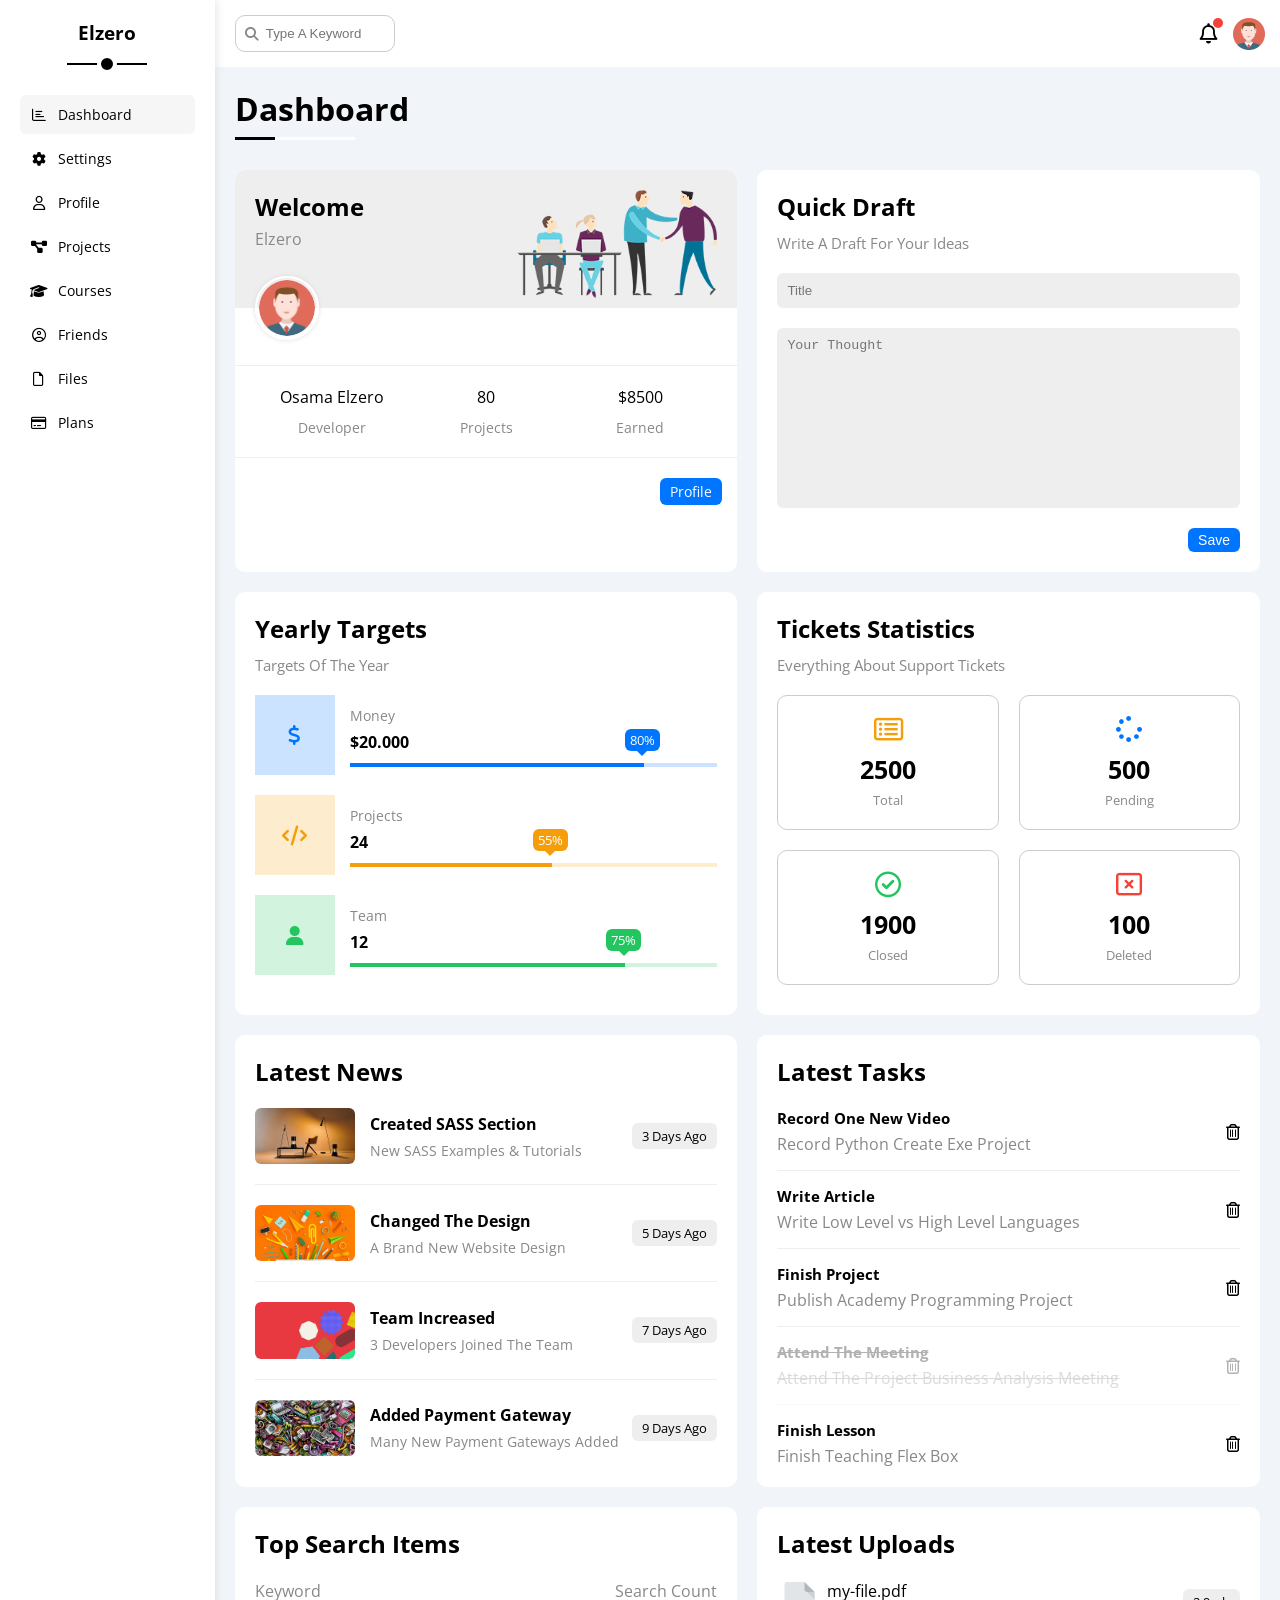
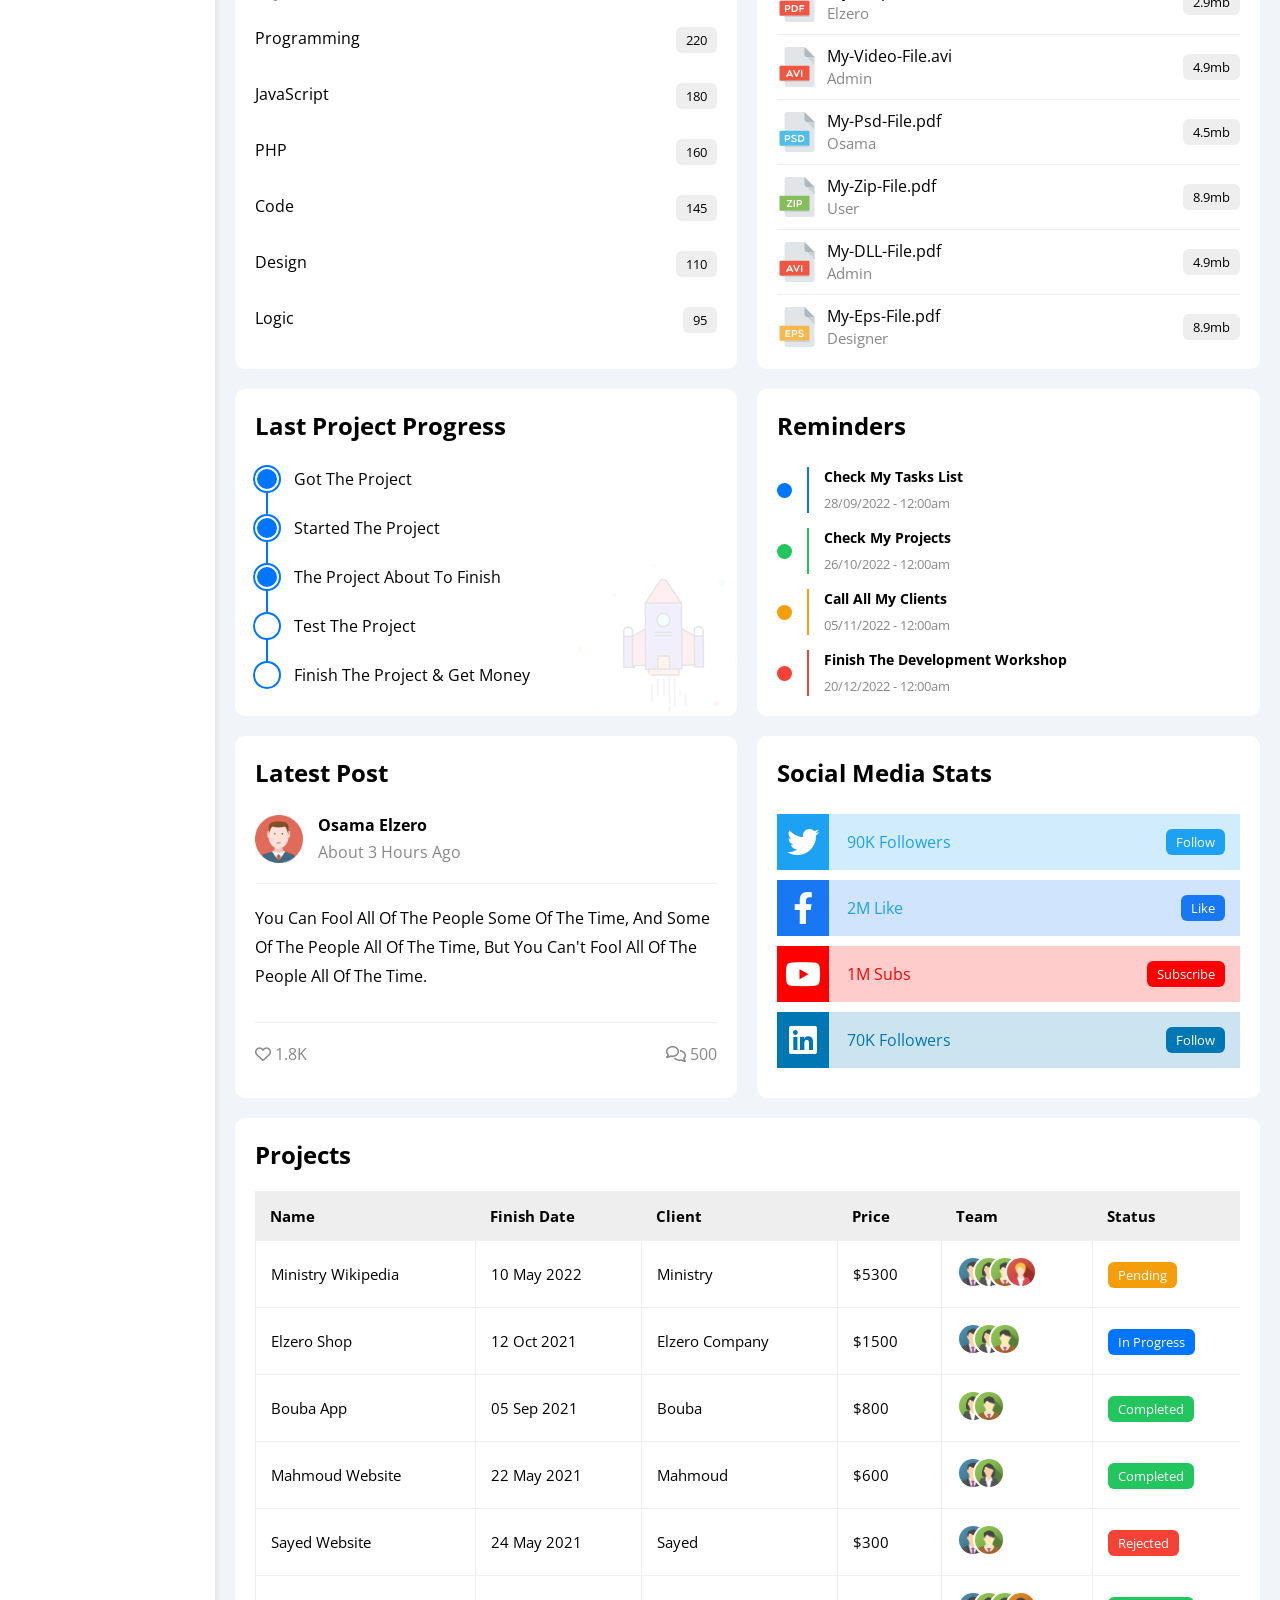
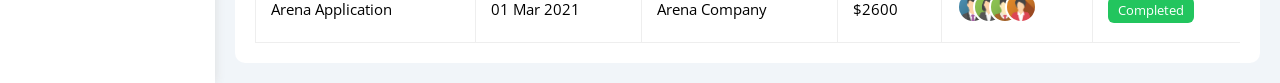
<file: index.html>
<!DOCTYPE html>
<html lang="en">

<head>
    <meta charset="UTF-8">
    <meta http-equiv="X-UA-Compatible" content="IE=edge">
    <meta name="viewport" content="width=device-width, initial-scale=1.0">
    <title>Dashboard</title>
    <link rel="stylesheet" href="css/all.min.css">
    <link rel="stylesheet" href="css/framework.css">
    <link rel="stylesheet" href="css/master.css">
    <link rel="preconnect" href="https://fonts.googleapis.com">
    <link rel="preconnect" href="https://fonts.gstatic.com" crossorigin>
    <link href="https://fonts.googleapis.com/css2?family=Open+Sans:wght@300;500&display=swap" rel="stylesheet">
</head>

<body>
    <div class="page d-flex">
        <div class="sidebar bg-white p-20 p-relative">
            <h3 class="p-relative txt-c mt-0">Elzero</h3>
            <ul>
                <li>
                    <a class="active d-flex align-center fs-14 c-black rad-6 p-10" href="index.html">
                        <i class="fa-regular fa-chart-bar fa-fw"></i>
                        <span>Dashboard</span>
                    </a>
                </li>
                <li>
                    <a class="d-flex align-center fs-14 c-black rad-6 p-10" href="settings.html">
                        <i class="fa-solid fa-gear fa-fw"></i>
                        <span>Settings</span>
                    </a>
                </li>
                <li>
                    <a class="d-flex align-center fs-14 c-black rad-6 p-10" href="profile.html">
                        <i class="fa-regular fa-user fa-fw"></i>
                        <span>Profile</span>
                    </a>
                </li>
                <li>
                    <a class="d-flex align-center fs-14 c-black rad-6 p-10" href="projects.html">
                        <i class="fa-solid fa-diagram-project fa-fw"></i>
                        <span>Projects</span>
                    </a>
                </li>
                <li>
                    <a class="d-flex align-center fs-14 c-black rad-6 p-10" href="courses.html">
                        <i class="fa-solid fa-graduation-cap fa-fw"></i>
                        <span>Courses</span>
                    </a>
                </li>
                <li>
                    <a class="d-flex align-center fs-14 c-black rad-6 p-10" href="friends.html">
                        <i class="fa-regular fa-circle-user fa-fw"></i>
                        <span>Friends</span>
                    </a>
                </li>
                <li>
                    <a class="d-flex align-center fs-14 c-black rad-6 p-10" href="files.html">
                        <i class="fa-regular fa-file fa-fw"></i>
                        <span>Files</span>
                    </a>
                </li>
                <li>
                    <a class="d-flex align-center fs-14 c-black rad-6 p-10" href="plans.html">
                        <i class="fa-regular fa-credit-card fa-fw"></i>
                        <span>Plans</span>
                    </a>
                </li>
            </ul>
        </div>
        <div class="content w-full">
            <!-- Start Head -->
            <div class="head bg-white p-15 between-flex">
                <div class="search p-relative">
                    <input class="p-10" type="search" placeholder="Type A Keyword" />
                </div>
                <div class="icons d-flex align-center">
                    <span class="notification p-relative">
                        <i class="fa-regular fa-bell fa-lg"></i>
                    </span>
                    <img decoding="async" src="images/avatar.png" alt="" />
                </div>
            </div>
            <!-- End Head -->
            <h1 class="p-relative">Dashboard</h1>
            <div class="wrapper d-grid gap-20">
                <!-- Start Welcome Widget -->
                <div class="welcome bg-white rad-10 txt-c-mobile block-mobile">
                    <div class="intro p-20 d-flex space-between bg-eee">
                        <div>
                            <h2 class="m-0">Welcome</h2>
                            <p class="c-grey mt-5">Elzero</p>
                        </div>
                        <img decoding="async" class="hide-mobile" src="images/welcome.png" alt="" />
                    </div>
                    <img decoding="async" src="images/avatar.png" alt="" class="avatar" />
                    <div class="body txt-c d-flex p-20 mt-20 mb-20 block-mobile">
                        <div>Osama Elzero <span class="d-block c-grey fs-14 mt-10">Developer</span></div>
                        <div>80 <span class="d-block c-grey fs-14 mt-10">Projects</span></div>
                        <div>$8500 <span class="d-block c-grey fs-14 mt-10">Earned</span></div>
                    </div>
                    <a href="profile.html" class="visit d-block fs-14 bg-blue c-white w-fit btn-shape">Profile</a>
                </div>
                <!-- End Welcome Widget -->
                <!-- Start Quick Draft Widget -->
                <div class="quick-draft p-20 bg-white rad-10">
                    <h2 class="mt-0 mb-10">Quick Draft</h2>
                    <p class="mt-0 mb-20 c-grey fs-15">Write A Draft For Your Ideas</p>
                    <form>
                        <input class="d-block mb-20 w-full p-10 b-none bg-eee rad-6" type="text" placeholder="Title" />
                        <textarea class="d-block mb-20 w-full p-10 b-none bg-eee rad-6"
                            placeholder="Your Thought"></textarea>
                        <input class="save d-block fs-14 bg-blue c-white b-none w-fit btn-shape" type="submit"
                            value="Save" />
                    </form>
                </div>
                <!-- End Quick Draft Widget -->
                <!-- Start Targets Widget -->
                <div class="targets p-20 bg-white rad-10">
                    <h2 class="mt-0 mb-10">Yearly Targets</h2>
                    <p class="mt-0 mb-20 c-grey fs-15">Targets Of The Year</p>
                    <div class="target-row mb-20 center-flex blue  ">
                        <div class="icon center-flex">
                            <i class="fa-solid fa-dollar-sign fa-lg c-blue"></i>
                        </div>
                        <div class="details">
                            <span class="fs-14 c-grey">Money</span>
                            <span class="d-block mt-5 mb-10 fw-bold">$20.000</span>
                            <div class="progress p-relative">
                                <span class="bg-blue blue" style="width: 80%">
                                    <span class="bg-blue">80%</span>
                                </span>
                            </div>
                        </div>
                    </div>
                    <div class="target-row mb-20 center-flex orange">
                        <div class="icon center-flex">
                            <i class="fa-solid fa-code fa-lg c-orange"></i>
                        </div>
                        <div class="details">
                            <span class="fs-14 c-grey">Projects</span>
                            <span class="d-block mt-5 mb-10 fw-bold">24</span>
                            <div class="progress p-relative">
                                <span class="bg-orange orange" style="width: 55%">
                                    <span class="bg-orange">55%</span>
                                </span>
                            </div>
                        </div>
                    </div>
                    <div class="target-row mb-20 center-flex green">
                        <div class="icon center-flex">
                            <i class="fa-solid fa-user fa-lg c-green"></i>
                        </div>
                        <div class="details">
                            <span class="fs-14 c-grey">Team</span>
                            <span class="d-block mt-5 mb-10 fw-bold">12</span>
                            <div class="progress p-relative">
                                <span class="bg-green green" style="width: 75%">
                                    <span class="bg-green">75%</span>
                                </span>
                            </div>
                        </div>
                    </div>
                </div>
                <!-- End Targets Widget -->
                <!-- Start Ticket Widget -->
                <div class="tickets p-20 bg-white rad-10">
                    <h2 class="mt-0 mb-10">Tickets Statistics</h2>
                    <p class="mt-0 mb-20 c-grey fs-15">Everything About Support Tickets</p>
                    <div class="d-flex txt-c gap-20 f-wrap">
                        <div class="box p-20 rad-10 fs-13 c-grey">
                            <i class="fa-regular fa-rectangle-list fa-2x mb-10 c-orange"></i>
                            <span class="d-block c-black fw-bold fs-25 mb-5">2500</span>
                            Total
                        </div>
                        <div class="box p-20 rad-10 fs-13 c-grey">
                            <i class="fa-solid fa-spinner fa-2x mb-10 c-blue"></i>
                            <span class="d-block c-black fw-bold fs-25 mb-5">500</span>
                            Pending
                        </div>
                        <div class="box p-20 rad-10 fs-13 c-grey">
                            <i class="fa-regular fa-circle-check fa-2x mb-10 c-green"></i>
                            <span class="d-block c-black fw-bold fs-25 mb-5">1900</span>
                            Closed
                        </div>
                        <div class="box p-20 rad-10 fs-13 c-grey">
                            <i class="fa-regular fa-rectangle-xmark fa-2x mb-10 c-red"></i>
                            <span class="d-block c-black fw-bold fs-25 mb-5">100</span>
                            Deleted
                        </div>
                    </div>
                </div>
                <!-- End Ticket Widget -->
                <!-- Start Latest News Widget -->
                <div class="latest-news p-20 bg-white rad-10 txt-c-mobile">
                    <h2 class="mt-0 mb-20">Latest News</h2>
                    <div class="news-row d-flex align-center">
                        <img decoding="async" src="images/news-01.png" alt="" />
                        <div class="info">
                            <h3>Created SASS Section</h3>
                            <p class="m-0 fs-14 c-grey">New SASS Examples & Tutorials</p>
                        </div>
                        <div class="btn-shape bg-eee fs-13 label">3 Days Ago</div>
                    </div>
                    <div class="news-row d-flex align-center">
                        <img decoding="async" src="images/news-02.png" alt="" />
                        <div class="info">
                            <h3>Changed The Design</h3>
                            <p class="m-0 fs-14 c-grey">A Brand New Website Design</p>
                        </div>
                        <div class="btn-shape bg-eee fs-13 label">5 Days Ago</div>
                    </div>
                    <div class="news-row d-flex align-center">
                        <img decoding="async" src="images/news-03.png" alt="" />
                        <div class="info">
                            <h3>Team Increased</h3>
                            <p class="m-0 fs-14 c-grey">3 Developers Joined The Team</p>
                        </div>
                        <div class="btn-shape bg-eee fs-13 label">7 Days Ago</div>
                    </div>
                    <div class="news-row d-flex align-center">
                        <img decoding="async" src="images/news-04.png" alt="" />
                        <div class="info">
                            <h3>Added Payment Gateway</h3>
                            <p class="m-0 fs-14 c-grey">Many New Payment Gateways Added</p>
                        </div>
                        <div class="btn-shape bg-eee fs-13 label">9 Days Ago</div>
                    </div>
                </div>
                <!-- End Latest News Widget -->
                <!-- Start Tasks Widget -->
                <div class="tasks p-20 bg-white rad-10">
                    <h2 class="mt-0 mb-20">Latest Tasks</h2>
                    <div class="task-row between-flex">
                        <div class="info">
                            <h3 class="mt-0 mb-5 fs-15">Record One New Video</h3>
                            <p class="m-0 c-grey">Record Python Create Exe Project</p>
                        </div>
                        <i class="fa-regular fa-trash-can delete"></i>
                    </div>
                    <div class="task-row between-flex">
                        <div class="info">
                            <h3 class="mt-0 mb-5 fs-15">Write Article</h3>
                            <p class="m-0 c-grey">Write Low Level vs High Level Languages</p>
                        </div>
                        <i class="fa-regular fa-trash-can delete"></i>
                    </div>
                    <div class="task-row between-flex">
                        <div class="info">
                            <h3 class="mt-0 mb-5 fs-15">Finish Project</h3>
                            <p class="m-0 c-grey">Publish Academy Programming Project</p>
                        </div>
                        <i class="fa-regular fa-trash-can delete"></i>
                    </div>
                    <div class="task-row between-flex done">
                        <div class="info">
                            <h3 class="mt-0 mb-5 fs-15">Attend The Meeting</h3>
                            <p class="m-0 c-grey">Attend The Project Business Analysis Meeting</p>
                        </div>
                        <i class="fa-regular fa-trash-can delete"></i>
                    </div>
                    <div class="task-row between-flex">
                        <div class="info">
                            <h3 class="mt-0 mb-5 fs-15">Finish Lesson</h3>
                            <p class="m-0 c-grey">Finish Teaching Flex Box</p>
                        </div>
                        <i class="fa-regular fa-trash-can delete"></i>
                    </div>
                </div>
                <!-- End Tasks -->
                <!-- Start Top Search Word Widget -->
                <div class="search-items p-20 bg-white rad-10">
                    <h2 class="mt-0 mb-20">Top Search Items</h2>
                    <div class="items-head d-flex space-between c-grey mb-10">
                        <div>Keyword</div>
                        <div>Search Count</div>
                    </div>
                    <div class="items d-flex space-between pt-15 pb-15">
                        <span>Programming</span>
                        <span class="bg-eee fs-13 btn-shape">220</span>
                    </div>
                    <div class="items d-flex space-between pt-15 pb-15">
                        <span>JavaScript</span>
                        <span class="bg-eee btn-shape fs-13">180</span>
                    </div>
                    <div class="items d-flex space-between pt-15 pb-15">
                        <span>PHP</span>
                        <span class="bg-eee btn-shape fs-13">160</span>
                    </div>
                    <div class="items d-flex space-between pt-15 pb-15">
                        <span>Code</span>
                        <span class="bg-eee btn-shape fs-13">145</span>
                    </div>
                    <div class="items d-flex space-between pt-15 pb-15">
                        <span>Design</span>
                        <span class="bg-eee btn-shape fs-13">110</span>
                    </div>
                    <div class="items d-flex space-between pt-15 pb-15">
                        <span>Logic</span>
                        <span class="bg-eee btn-shape fs-13">95</span>
                    </div>
                </div>
                <!-- End Top Search Word Widget -->
                <!-- Start Latest Uploads Widget -->
                <div class="latest-uploads p-20 bg-white rad-10">
                    <h2 class="mt-0 mb-20">Latest Uploads</h2>
                    <ul class="m-0">
                        <li class="between-flex pb-10 mb-10">
                            <div class="d-flex align-center">
                                <img decoding="async" class="mr-10" src="images/pdf.svg" alt="" />
                                <div>
                                    <span class="d-block">my-file.pdf</span>
                                    <span class="fs-15 c-grey">Elzero</span>
                                </div>
                            </div>
                            <div class="bg-eee btn-shape fs-13">2.9mb</div>
                        </li>
                        <li class="between-flex pb-10 mb-10">
                            <div class="d-flex align-center">
                                <img decoding="async" class="mr-10" src="images/avi.svg" alt="" />
                                <div>
                                    <span class="d-block">My-Video-File.avi</span>
                                    <span class="fs-15 c-grey">Admin</span>
                                </div>
                            </div>
                            <div class="bg-eee btn-shape fs-13">4.9mb</div>
                        </li>
                        <li class="between-flex pb-10 mb-10">
                            <div class="d-flex align-center">
                                <img decoding="async" class="mr-10" src="images/psd.svg" alt="" />
                                <div>
                                    <span class="d-block">My-Psd-File.pdf</span>
                                    <span class="fs-15 c-grey">Osama</span>
                                </div>
                            </div>
                            <div class="bg-eee btn-shape fs-13">4.5mb</div>
                        </li>
                        <li class="between-flex pb-10 mb-10">
                            <div class="d-flex align-center">
                                <img decoding="async" class="mr-10" src="images/zip.svg" alt="" />
                                <div>
                                    <span class="d-block">My-Zip-File.pdf</span>
                                    <span class="fs-15 c-grey">User</span>
                                </div>
                            </div>
                            <div class="bg-eee btn-shape fs-13">8.9mb</div>
                        </li>
                        <li class="between-flex pb-10 mb-10">
                            <div class="d-flex align-center">
                                <img decoding="async" class="mr-10" src="images/avi.svg" alt="" />
                                <div>
                                    <span class="d-block">My-DLL-File.pdf</span>
                                    <span class="fs-15 c-grey">Admin</span>
                                </div>
                            </div>
                            <div class="bg-eee btn-shape fs-13">4.9mb</div>
                        </li>
                        <li class="between-flex">
                            <div class="d-flex align-center">
                                <img decoding="async" class="mr-10" src="images/eps.svg" alt="" />
                                <div>
                                    <span class="d-block">My-Eps-File.pdf</span>
                                    <span class="fs-15 c-grey">Designer</span>
                                </div>
                            </div>
                            <div class="bg-eee btn-shape fs-13">8.9mb</div>
                        </li>
                    </ul>
                </div>
                <!-- End Latest Uploads Widget -->
                <!-- Start Last Project Progress Widget -->
                <div class="last-project p-20 bg-white rad-10 p-relative">
                    <h2 class="mt-0 mb-20">Last Project Progress</h2>
                    <ul class="m-0 p-relative">
                        <li class="mt-25 d-flex align-center done">Got The Project</li>
                        <li class="mt-25 d-flex align-center done">Started The Project</li>
                        <li class="mt-25 d-flex align-center done">The Project About To Finish</li>
                        <li class="mt-25 d-flex align-center current">Test The Project</li>
                        <li class="mt-25 d-flex align-center">Finish The Project & Get Money</li>
                    </ul>
                    <img decoding="async" class="launch-icon hide-mobile" src="images/project.png " alt="" />
                </div>
                <!-- End Last Project Progress Widget -->
                <!-- Start Reminders Widget -->
                <div class="reminders p-20 bg-white rad-10 p-relative">
                    <h2 class="mt-0 mb-25">Reminders</h2>
                    <ul class="m-0">
                        <li class="d-flex align-center mt-15">
                            <span class="key bg-blue mr-15 d-block rad-half"></span>
                            <div class="pl-15 blue">
                                <p class="fs-14 fw-bold mt-0 mb-5">Check My Tasks List</p>
                                <span class="fs-13 c-grey">28/09/2022 - 12:00am</span>
                            </div>
                        </li>
                        <li class="d-flex align-center mt-15">
                            <span class="key bg-green mr-15 d-block rad-half"></span>
                            <div class="pl-15 green">
                                <p class="fs-14 fw-bold mt-0 mb-5">Check My Projects</p>
                                <span class="fs-13 c-grey">26/10/2022 - 12:00am</span>
                            </div>
                        </li>
                        <li class="d-flex align-center mt-15">
                            <span class="key bg-orange mr-15 d-block rad-half"></span>
                            <div class="pl-15 orange">
                                <p class="fs-14 fw-bold mt-0 mb-5">Call All My Clients</p>
                                <span class="fs-13 c-grey">05/11/2022 - 12:00am</span>
                            </div>
                        </li>
                        <li class="d-flex align-center mt-15">
                            <span class="key bg-red mr-15 d-block rad-half"></span>
                            <div class="pl-15 red">
                                <p class="fs-14 fw-bold mt-0 mb-5">Finish The Development Workshop</p>
                                <span class="fs-13 c-grey">20/12/2022 - 12:00am</span>
                            </div>
                        </li>
                    </ul>
                </div>
                <!-- End Reminders Widget -->
                <!-- Start Latest Post Widget -->
                <div class="latest-post p-20 bg-white rad-10 p-relative">
                    <h2 class="mt-0 mb-25">Latest Post</h2>
                    <div class="top d-flex align-center">
                        <img decoding="async" class="avatar mr-15" src="images/avatar.png" alt="" />
                        <div class="info">
                            <span class="d-block mb-5 fw-bold">Osama Elzero</span>
                            <span class="c-grey">About 3 Hours Ago</span>
                        </div>
                    </div>
                    <div class="post-content txt-c-mobile pt-20 pb-20 mt-20 mb-20">
                        You can fool all of the people some of the time, and some of the people all of the time, but you
                        can't
                        fool all of the people all of the time.
                    </div>
                    <div class="post-stats between-flex c-grey">
                        <div>
                            <i class="fa-regular fa-heart"></i>
                            <span>1.8K</span>
                        </div>
                        <div>
                            <i class="fa-regular fa-comments"></i>
                            <span>500</span>
                        </div>
                    </div>
                </div>
                <!-- End Latest Post Widget -->
                <!-- Start Social Media Stats Widget -->
                <div class="social-media p-20 bg-white rad-10 p-relative">
                    <h2 class="mt-0 mb-25">Social Media Stats</h2>
                    <div class="box twitter p-15 p-relative mb-10 between-flex">
                        <i class="fa-brands fa-twitter fa-2x c-white h-full center-flex"></i>
                        <span>90K Followers</span>
                        <a class="fs-13 c-white btn-shape" href="#">Follow</a>
                    </div>
                    <div class="box facebook p-15 p-relative mb-10 between-flex">
                        <i class="fa-brands fa-facebook-f fa-2x c-white h-full center-flex"></i>
                        <span>2M Like</span>
                        <a class="fs-13 c-white btn-shape" href="#">Like</a>
                    </div>
                    <div class="box youtube p-15 p-relative mb-10 between-flex">
                        <i class="fa-brands fa-youtube fa-2x c-white h-full center-flex"></i>
                        <span>1M Subs</span>
                        <a class="fs-13 c-white btn-shape" href="#">Subscribe</a>
                    </div>
                    <div class="box linkedin p-15 p-relative mb-10 between-flex">
                        <i class="fa-brands fa-linkedin fa-2x c-white h-full center-flex"></i>
                        <span>70K Followers</span>
                        <a class="fs-13 c-white btn-shape" href="#">Follow</a>
                    </div>
                </div>
                <!-- Start End Media Stats Widget -->
            </div>
            <!-- Start Projects Table -->
            <div class="projects p-20 bg-white rad-10 m-20">
                <h2 class="mt-0 mb-20">Projects</h2>
                <div class="responsive-table">
                    <table class="fs-15 w-full">
                        <thead>
                            <tr>
                                <td>Name</td>
                                <td>Finish Date</td>
                                <td>Client</td>
                                <td>Price</td>
                                <td>Team</td>
                                <td>Status</td>
                            </tr>
                        </thead>
                        <tbody>
                            <tr>
                                <td>Ministry Wikipedia</td>
                                <td>10 May 2022</td>
                                <td>Ministry</td>
                                <td>$5300</td>
                                <td>
                                    <img decoding="async" src="images/team-01.png" alt="" />
                                    <img decoding="async" src="images/team-02.png" alt="" />
                                    <img decoding="async" src="images/team-03.png" alt="" />
                                    <img decoding="async" src="images/team-05.png" alt="" />
                                </td>
                                <td>
                                    <span class="label btn-shape bg-orange c-white">Pending</span>
                                </td>
                            </tr>
                            <tr>
                                <td>Elzero Shop</td>
                                <td>12 Oct 2021</td>
                                <td>Elzero Company</td>
                                <td>$1500</td>
                                <td>
                                    <img decoding="async" src="images/team-01.png" alt="" />
                                    <img decoding="async" src="images/team-02.png" alt="" />
                                    <img decoding="async" src="images/team-03.png" alt="" />
                                </td>
                                <td><span class="label btn-shape bg-blue c-white">In Progress</span></td>
                            </tr>
                            <tr>
                                <td>Bouba App</td>
                                <td>05 Sep 2021</td>
                                <td>Bouba</td>
                                <td>$800</td>
                                <td>
                                    <img decoding="async" src="images/team-02.png" alt="" />
                                    <img decoding="async" src="images/team-03.png" alt="" />
                                </td>
                                <td><span class="label btn-shape bg-green c-white">Completed</span></td>
                            </tr>
                            <tr>
                                <td>Mahmoud Website</td>
                                <td>22 May 2021</td>
                                <td>Mahmoud</td>
                                <td>$600</td>
                                <td>
                                    <img decoding="async" src="images/team-01.png" alt="" />
                                    <img decoding="async" src="images/team-02.png" alt="" />
                                </td>
                                <td><span class="label btn-shape bg-green c-white">Completed</span></td>
                            </tr>
                            <tr>
                                <td>Sayed Website</td>
                                <td>24 May 2021</td>
                                <td>Sayed</td>
                                <td>$300</td>
                                <td>
                                    <img decoding="async" src="images/team-01.png" alt="" />
                                    <img decoding="async" src="images/team-03.png" alt="" />
                                </td>
                                <td><span class="label btn-shape bg-red c-white">Rejected</span></td>
                            </tr>
                            <tr>
                                <td>Arena Application</td>
                                <td>01 Mar 2021</td>
                                <td>Arena Company</td>
                                <td>$2600</td>
                                <td>
                                    <img decoding="async" src="images/team-01.png" alt="" />
                                    <img decoding="async" src="images/team-02.png" alt="" />
                                    <img decoding="async" src="images/team-03.png" alt="" />
                                    <img decoding="async" src="images/team-04.png" alt="" />
                                </td>
                                <td><span class="label btn-shape bg-green c-white">Completed</span></td>
                            </tr>
                        </tbody>
                    </table>
                </div>
            </div>
            <!-- End Projects Table -->
        </div>
    </div>
</body>

</html>
</file>
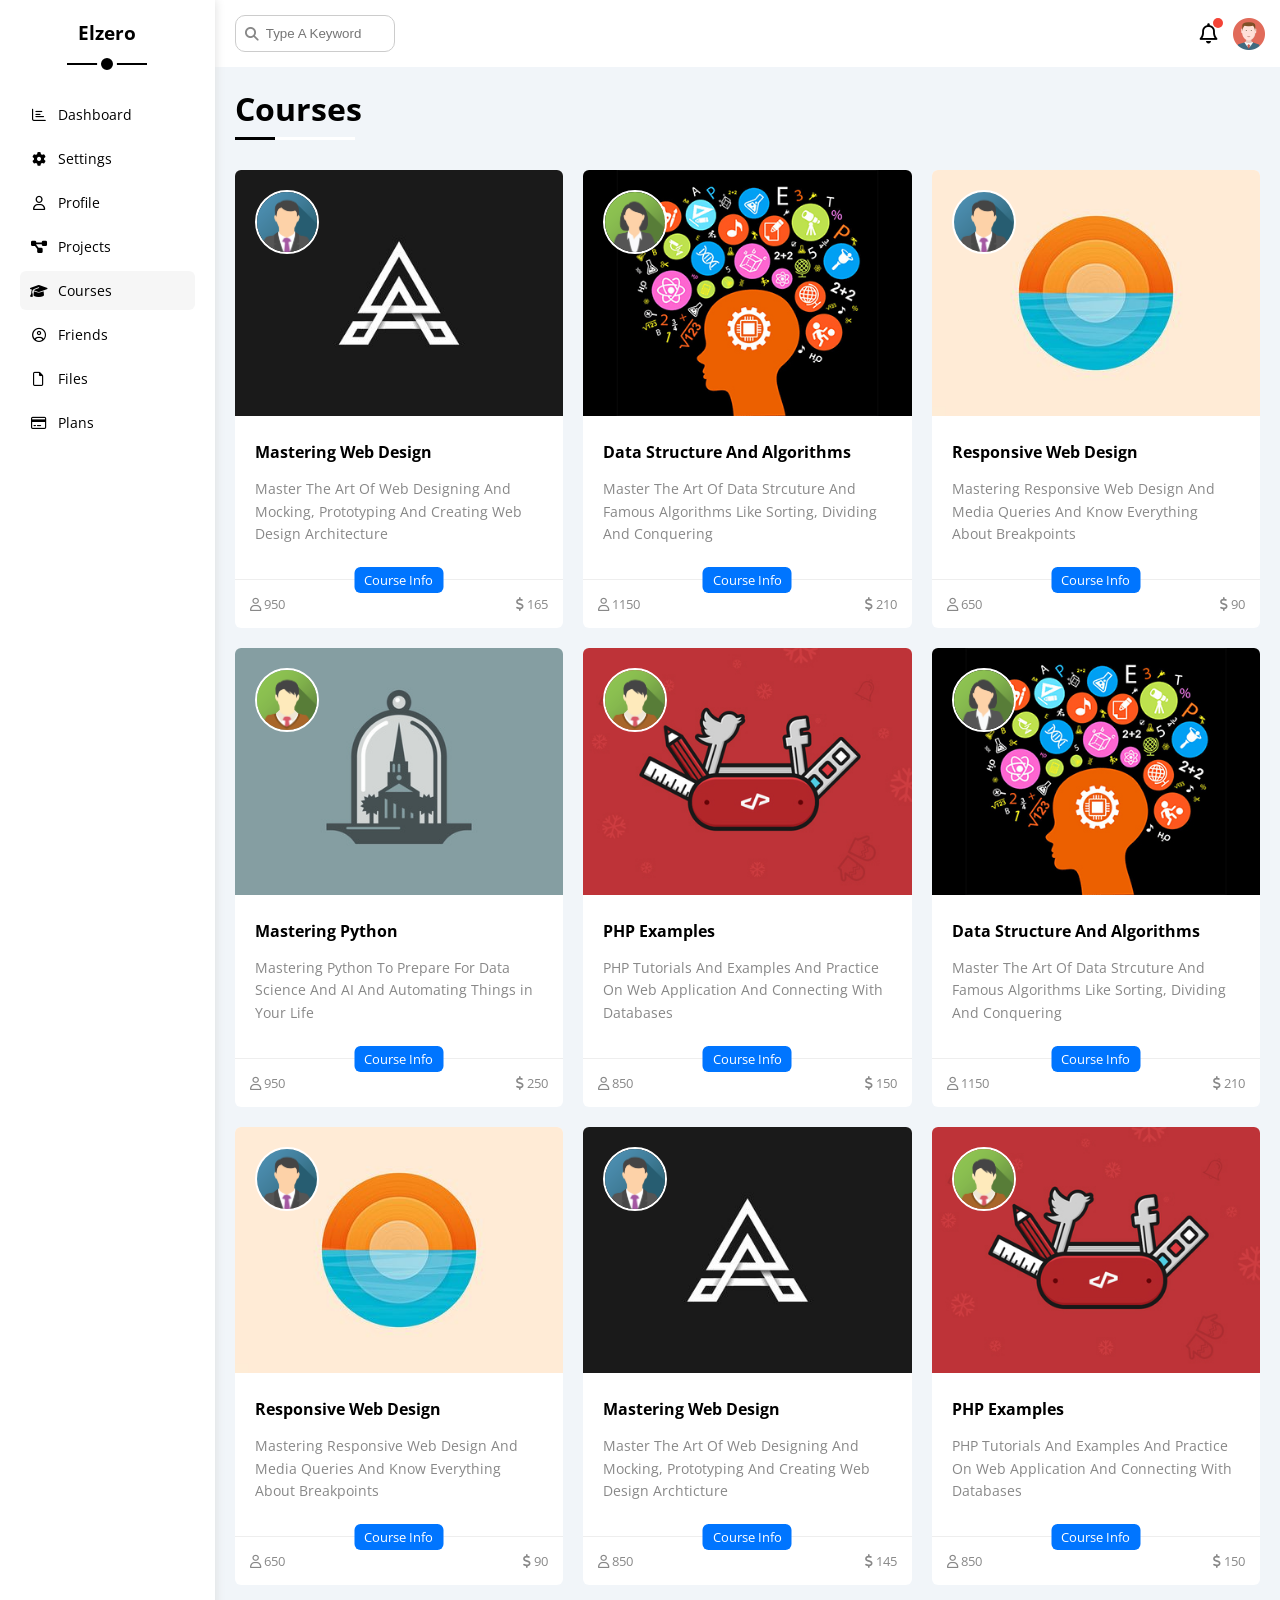
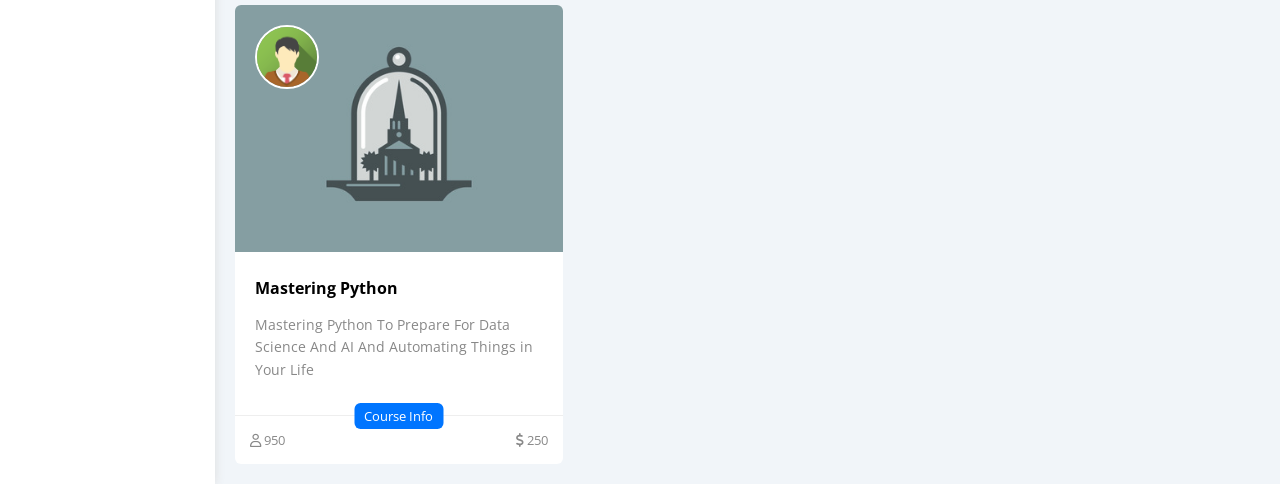
<file: courses.html>
<!DOCTYPE html>
<html lang="en">

<head>
    <meta charset="UTF-8">
    <meta http-equiv="X-UA-Compatible" content="IE=edge">
    <meta name="viewport" content="width=device-width, initial-scale=1.0">
    <title>Courses</title>
    <link rel="stylesheet" href="css/all.min.css">
    <link rel="stylesheet" href="css/framework.css">
    <link rel="stylesheet" href="css/master.css">
    <link rel="preconnect" href="https://fonts.googleapis.com">
    <link rel="preconnect" href="https://fonts.gstatic.com" crossorigin>
    <link href="https://fonts.googleapis.com/css2?family=Open+Sans:wght@300;500&display=swap" rel="stylesheet">
</head>

<body>
    <div class="page d-flex">
        <div class="sidebar bg-white p-20 p-relative">
            <h3 class="p-relative txt-c mt-0">Elzero</h3>
            <ul>
                <li>
                    <a class=" d-flex align-center fs-14 c-black rad-6 p-10" href="index.html">
                        <i class="fa-regular fa-chart-bar fa-fw"></i>
                        <span>Dashboard</span>
                    </a>
                </li>
                <li>
                    <a class="d-flex align-center fs-14 c-black rad-6 p-10" href="settings.html">
                        <i class="fa-solid fa-gear fa-fw"></i>
                        <span>Settings</span>
                    </a>
                </li>
                <li>
                    <a class="d-flex align-center fs-14 c-black rad-6 p-10" href="profile.html">
                        <i class="fa-regular fa-user fa-fw"></i>
                        <span>Profile</span>
                    </a>
                </li>
                <li>
                    <a class="d-flex align-center fs-14 c-black rad-6 p-10" href="projects.html">
                        <i class="fa-solid fa-diagram-project fa-fw"></i>
                        <span>Projects</span>
                    </a>
                </li>
                <li>
                    <a class="active d-flex align-center fs-14 c-black rad-6 p-10" href="courses.html">
                        <i class="fa-solid fa-graduation-cap fa-fw"></i>
                        <span>Courses</span>
                    </a>
                </li>
                <li>
                    <a class="d-flex align-center fs-14 c-black rad-6 p-10" href="friends.html">
                        <i class="fa-regular fa-circle-user fa-fw"></i>
                        <span>Friends</span>
                    </a>
                </li>
                <li>
                    <a class="d-flex align-center fs-14 c-black rad-6 p-10" href="files.html">
                        <i class="fa-regular fa-file fa-fw"></i>
                        <span>Files</span>
                    </a>
                </li>
                <li>
                    <a class="d-flex align-center fs-14 c-black rad-6 p-10" href="plans.html">
                        <i class="fa-regular fa-credit-card fa-fw"></i>
                        <span>Plans</span>
                    </a>
                </li>
            </ul>
        </div>
        <div class="content w-full">
            <!-- Start Head -->
            <div class="head bg-white p-15 between-flex">
                <div class="search p-relative">
                    <input class="p-10" type="search" placeholder="Type A Keyword" />
                </div>
                <div class="icons d-flex align-center">
                    <span class="notification p-relative">
                        <i class="fa-regular fa-bell fa-lg"></i>
                    </span>
                    <img decoding="async" src="images/avatar.png" alt="" />
                </div>
            </div>
            <!-- End Head -->
            <h1 class="p-relative">Courses</h1>
            <div class="courses-page d-grid m-20 gap-20">
                <div class="course bg-white rad-6 p-relative">
                    <img decoding="async" class="cover" src="images/course-01.jpg" alt="" />
                    <img decoding="async" class="instructor" src="images/team-01.png" alt="" />
                    <div class="p-20">
                        <h4 class="m-0">Mastering Web Design</h4>
                        <p class="description c-grey mt-15 fs-14">
                            Master The Art Of Web Designing And Mocking, Prototyping And Creating Web Design
                            Architecture
                        </p>
                    </div>
                    <div class="info p-15 p-relative between-flex">
                        <span class="title bg-blue c-white btn-shape">Course Info</span>
                        <span class="c-grey">
                            <i class="fa-regular fa-user"></i>
                            950
                        </span>
                        <span class="c-grey">
                            <i class="fa-solid fa-dollar-sign"></i>
                            165
                        </span>
                    </div>
                </div>
                <div class="course bg-white rad-6 p-relative">
                    <img decoding="async" class="cover" src="images/course-02.jpg" alt="" />
                    <img decoding="async" class="instructor" src="images/team-02.png" alt="" />
                    <div class="p-20">
                        <h4 class="m-0">Data Structure And Algorithms</h4>
                        <p class="description c-grey mt-15 fs-14">
                            Master The Art Of Data Strcuture And Famous Algorithms Like Sorting, Dividing And Conquering
                        </p>
                    </div>
                    <div class="info p-15 p-relative between-flex">
                        <span class="title bg-blue c-white btn-shape">Course Info</span>
                        <span class="c-grey"> <i class="fa-regular fa-user"></i> 1150</span>
                        <span class="c-grey"><i class="fa-solid fa-dollar-sign"></i> 210</span>
                    </div>
                </div>
                <div class="course bg-white rad-6 p-relative">
                    <img decoding="async" class="cover" src="images/course-03.jpg" alt="" />
                    <img decoding="async" class="instructor" src="images/team-01.png" alt="" />
                    <div class="p-20">
                        <h4 class="m-0">Responsive Web Design</h4>
                        <p class="description c-grey mt-15 fs-14">
                            Mastering Responsive Web Design And Media Queries And Know Everything About Breakpoints
                        </p>
                    </div>
                    <div class="info p-15 p-relative between-flex">
                        <span class="title bg-blue c-white btn-shape">Course Info</span>
                        <span class="c-grey"> <i class="fa-regular fa-user"></i> 650</span>
                        <span class="c-grey"><i class="fa-solid fa-dollar-sign"></i> 90</span>
                    </div>
                </div>
                <div class="course bg-white rad-6 p-relative">
                    <img decoding="async" class="cover" src="images/course-04.jpg" alt="" />
                    <img decoding="async" class="instructor" src="images/team-03.png" alt="" />
                    <div class="p-20">
                        <h4 class="m-0">Mastering Python</h4>
                        <p class="description c-grey mt-15 fs-14">
                            Mastering Python To Prepare For Data Science And AI And Automating Things in Your Life
                        </p>
                    </div>
                    <div class="info p-15 p-relative between-flex">
                        <span class="title bg-blue c-white btn-shape">Course Info</span>
                        <span class="c-grey"> <i class="fa-regular fa-user"></i> 950</span>
                        <span class="c-grey"><i class="fa-solid fa-dollar-sign"></i> 250</span>
                    </div>
                </div>
                <div class="course bg-white rad-6 p-relative">
                    <img decoding="async" class="cover" src="images/course-05.jpg" alt="" />
                    <img decoding="async" class="instructor" src="images/team-03.png" alt="" />
                    <div class="p-20">
                        <h4 class="m-0">PHP Examples</h4>
                        <p class="description c-grey mt-15 fs-14">
                            PHP Tutorials And Examples And Practice On Web Application And Connecting With Databases
                        </p>
                    </div>
                    <div class="info p-15 p-relative between-flex">
                        <span class="title bg-blue c-white btn-shape">Course Info</span>
                        <span class="c-grey"> <i class="fa-regular fa-user"></i> 850</span>
                        <span class="c-grey"><i class="fa-solid fa-dollar-sign"></i> 150</span>
                    </div>
                </div>
                <div class="course bg-white rad-6 p-relative">
                    <img decoding="async" class="cover" src="images/course-02.jpg" alt="" />
                    <img decoding="async" class="instructor" src="images/team-02.png" alt="" />
                    <div class="p-20">
                        <h4 class="m-0">Data Structure And Algorithms</h4>
                        <p class="description c-grey mt-15 fs-14">
                            Master The Art Of Data Strcuture And Famous Algorithms Like Sorting, Dividing And Conquering
                        </p>
                    </div>
                    <div class="info p-15 p-relative between-flex">
                        <span class="title bg-blue c-white btn-shape">Course Info</span>
                        <span class="c-grey"> <i class="fa-regular fa-user"></i> 1150</span>
                        <span class="c-grey"><i class="fa-solid fa-dollar-sign"></i> 210</span>
                    </div>
                </div>
                <div class="course bg-white rad-6 p-relative">
                    <img decoding="async" class="cover" src="images/course-03.jpg" alt="" />
                    <img decoding="async" class="instructor" src="images/team-01.png" alt="" />
                    <div class="p-20">
                        <h4 class="m-0">Responsive Web Design</h4>
                        <p class="description c-grey mt-15 fs-14">
                            Mastering Responsive Web Design And Media Queries And Know Everything About Breakpoints
                        </p>
                    </div>
                    <div class="info p-15 p-relative between-flex">
                        <span class="title bg-blue c-white btn-shape">Course Info</span>
                        <span class="c-grey"> <i class="fa-regular fa-user"></i> 650</span>
                        <span class="c-grey"><i class="fa-solid fa-dollar-sign"></i> 90</span>
                    </div>
                </div>
                <div class="course bg-white rad-6 p-relative">
                    <img decoding="async" class="cover" src="images/course-01.jpg" alt="" />
                    <img decoding="async" class="instructor" src="images/team-01.png" alt="" />
                    <div class="p-20">
                        <h4 class="m-0">Mastering Web Design</h4>
                        <p class="description c-grey mt-15 fs-14">
                            Master The Art Of Web Designing And Mocking, Prototyping And Creating Web Design Archticture
                        </p>
                    </div>
                    <div class="info p-15 p-relative between-flex">
                        <span class="title bg-blue c-white btn-shape">Course Info</span>
                        <span class="c-grey"> <i class="fa-regular fa-user"></i> 850</span>
                        <span class="c-grey"><i class="fa-solid fa-dollar-sign"></i> 145</span>
                    </div>
                </div>
                <div class="course bg-white rad-6 p-relative">
                    <img decoding="async" class="cover" src="images/course-05.jpg" alt="" />
                    <img decoding="async" class="instructor" src="images/team-03.png" alt="" />
                    <div class="p-20">
                        <h4 class="m-0">PHP Examples</h4>
                        <p class="description c-grey mt-15 fs-14">
                            PHP Tutorials And Examples And Practice On Web Application And Connecting With Databases
                        </p>
                    </div>
                    <div class="info p-15 p-relative between-flex">
                        <span class="title bg-blue c-white btn-shape">Course Info</span>
                        <span class="c-grey"> <i class="fa-regular fa-user"></i> 850</span>
                        <span class="c-grey"><i class="fa-solid fa-dollar-sign"></i> 150</span>
                    </div>
                </div>
                <div class="course bg-white rad-6 p-relative">
                    <img decoding="async" class="cover" src="images/course-04.jpg" alt="" />
                    <img decoding="async" class="instructor" src="images/team-03.png" alt="" />
                    <div class="p-20">
                        <h4 class="m-0">Mastering Python</h4>
                        <p class="description c-grey mt-15 fs-14">
                            Mastering Python To Prepare For Data Science And AI And Automating Things in Your Life
                        </p>
                    </div>
                    <div class="info p-15 p-relative between-flex">
                        <span class="title bg-blue c-white btn-shape">Course Info</span>
                        <span class="c-grey"> <i class="fa-regular fa-user"></i> 950</span>
                        <span class="c-grey"><i class="fa-solid fa-dollar-sign"></i> 250</span>
                    </div>
                </div>
            </div>
        </div>
    </div>
</body>

</html>
</file>
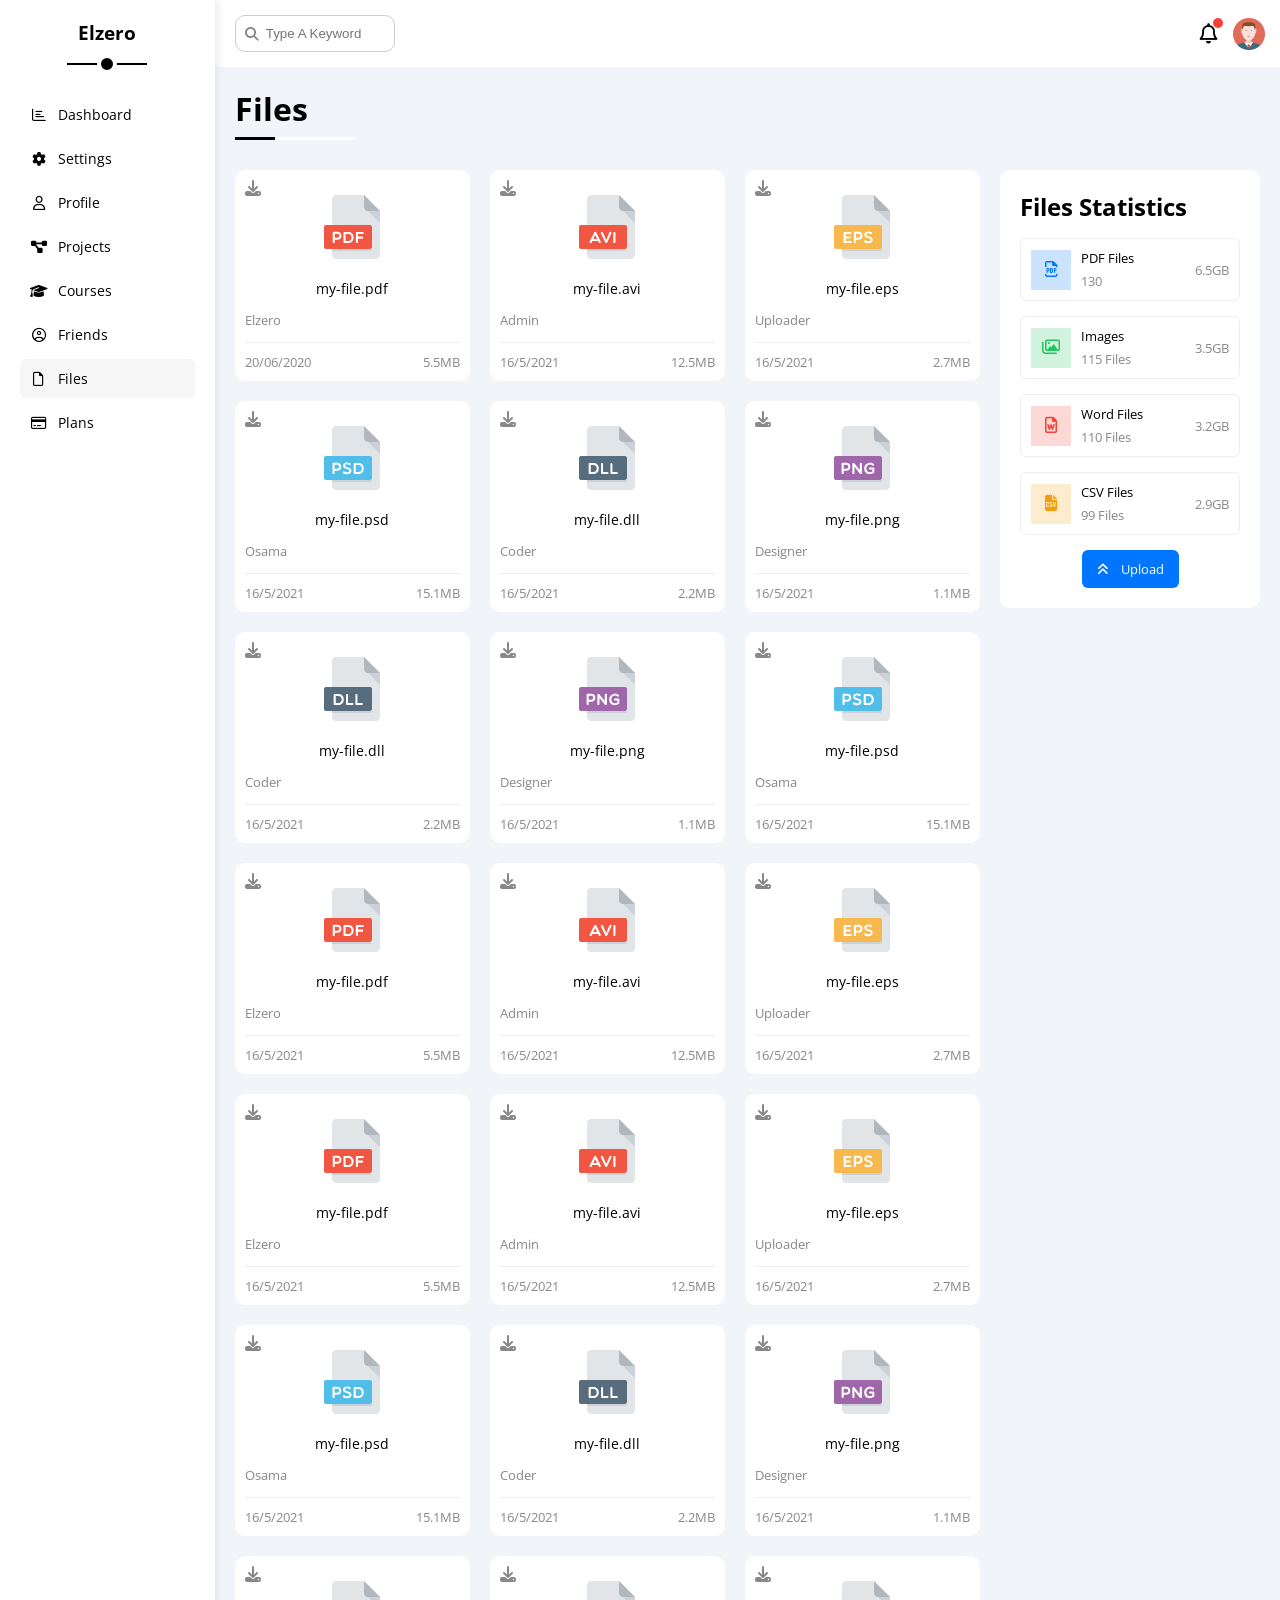
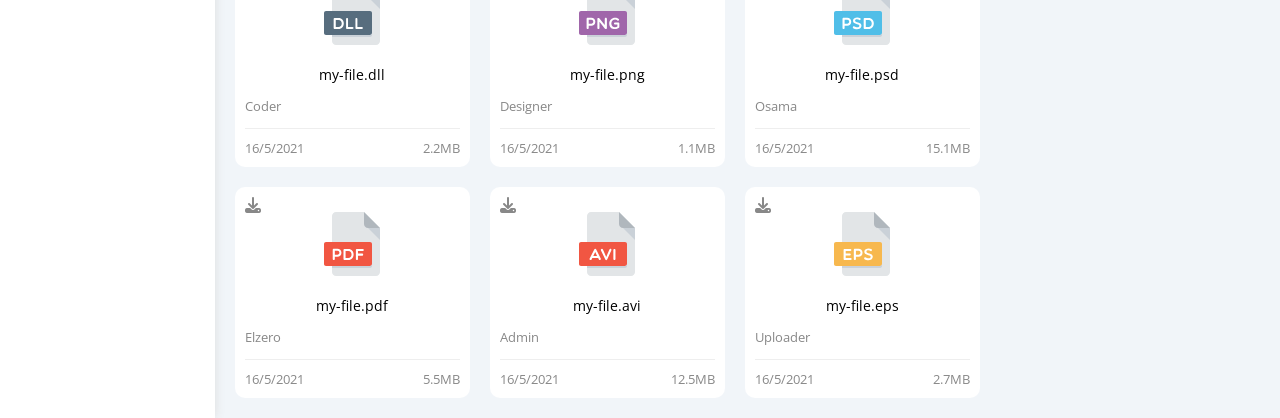
<file: files.html>
<!DOCTYPE html>
<html lang="en">

<head>
    <meta charset="UTF-8">
    <meta http-equiv="X-UA-Compatible" content="IE=edge">
    <meta name="viewport" content="width=device-width, initial-scale=1.0">
    <title>Files</title>
    <link rel="stylesheet" href="css/all.min.css">
    <link rel="stylesheet" href="css/framework.css">
    <link rel="stylesheet" href="css/master.css">
    <link rel="preconnect" href="https://fonts.googleapis.com">
    <link rel="preconnect" href="https://fonts.gstatic.com" crossorigin>
    <link href="https://fonts.googleapis.com/css2?family=Open+Sans:wght@300;500&display=swap" rel="stylesheet">
</head>

<body>
    <div class="page d-flex">
        <div class="sidebar bg-white p-20 p-relative">
            <h3 class="p-relative txt-c mt-0">Elzero</h3>
            <ul>
                <li>
                    <a class=" d-flex align-center fs-14 c-black rad-6 p-10" href="index.html">
                        <i class="fa-regular fa-chart-bar fa-fw"></i>
                        <span>Dashboard</span>
                    </a>
                </li>
                <li>
                    <a class="d-flex align-center fs-14 c-black rad-6 p-10" href="settings.html">
                        <i class="fa-solid fa-gear fa-fw"></i>
                        <span>Settings</span>
                    </a>
                </li>
                <li>
                    <a class="d-flex align-center fs-14 c-black rad-6 p-10" href="profile.html">
                        <i class="fa-regular fa-user fa-fw"></i>
                        <span>Profile</span>
                    </a>
                </li>
                <li>
                    <a class="d-flex align-center fs-14 c-black rad-6 p-10" href="projects.html">
                        <i class="fa-solid fa-diagram-project fa-fw"></i>
                        <span>Projects</span>
                    </a>
                </li>
                <li>
                    <a class="d-flex align-center fs-14 c-black rad-6 p-10" href="courses.html">
                        <i class="fa-solid fa-graduation-cap fa-fw"></i>
                        <span>Courses</span>
                    </a>
                </li>
                <li>
                    <a class="d-flex align-center fs-14 c-black rad-6 p-10" href="friends.html">
                        <i class="fa-regular fa-circle-user fa-fw"></i>
                        <span>Friends</span>
                    </a>
                </li>
                <li>
                    <a class="active d-flex align-center fs-14 c-black rad-6 p-10" href="files.html">
                        <i class="fa-regular fa-file fa-fw"></i>
                        <span>Files</span>
                    </a>
                </li>
                <li>
                    <a class="d-flex align-center fs-14 c-black rad-6 p-10" href="plans.html">
                        <i class="fa-regular fa-credit-card fa-fw"></i>
                        <span>Plans</span>
                    </a>
                </li>
            </ul>
        </div>
        <div class="content w-full">
            <!-- Start Head -->
            <div class="head bg-white p-15 between-flex">
                <div class="search p-relative">
                    <input class="p-10" type="search" placeholder="Type A Keyword" />
                </div>
                <div class="icons d-flex align-center">
                    <span class="notification p-relative">
                        <i class="fa-regular fa-bell fa-lg"></i>
                    </span>
                    <img decoding="async" src="images/avatar.png" alt="" />
                </div>
            </div>
            <!-- End Head -->
            <h1 class="p-relative">Files</h1>
            <div class="files-page d-flex m-20 gap-20">
                <div class="files-stats p-20 bg-white rad-10">
                    <h2 class="mt-0 mb-15 txt-c-mobile">Files Statistics</h2>
                    <div class="d-flex align-center border-eee p-10 rad-6 mb-15 fs-13">
                        <i class="fa-regular fa-file-pdf fa-lg blue center-flex c-blue icon"></i>
                        <div class="info">
                            <span>PDF Files</span>
                            <span class="c-grey d-block mt-5">130</span>
                        </div>
                        <div class="size c-grey">6.5GB</div>
                    </div>
                    <div class="d-flex align-center border-eee p-10 rad-6 mb-15 fs-13">
                        <i class="fa-regular fa-images fa-lg green center-flex c-green icon"></i>
                        <div class="info">
                            <span>Images</span>
                            <span class="c-grey d-block mt-5">115 Files</span>
                        </div>
                        <div class="size c-grey">3.5GB</div>
                    </div>
                    <div class="d-flex align-center border-eee p-10 rad-6 mb-15 fs-13">
                        <i class="fa-regular fa-file-word fa-lg red center-flex c-red icon"></i>
                        <div class="info">
                            <span>Word Files</span>
                            <span class="c-grey d-block mt-5">110 Files</span>
                        </div>
                        <div class="size c-grey">3.2GB</div>
                    </div>
                    <div class="d-flex align-center border-eee p-10 rad-6 fs-13">
                        <i class="fa-solid fa-file-csv fa-lg orange center-flex c-orange icon"></i>
                        <div class="info">
                            <span>CSV Files</span>
                            <span class="c-grey d-block mt-5">99 Files</span>
                        </div>
                        <div class="size c-grey">2.9GB</div>
                    </div>
                    <a class="upload bg-blue c-white fs-13 rad-6 d-block w-fit" href="#">
                        <i class="fa-solid fa-angles-up mr-10"></i>
                        Upload
                    </a>
                </div>
                <div class="files-content d-grid gap-20">
                    <div class="file bg-white p-10 rad-10">
                        <i class="fa-solid fa-download c-grey p-absolute"></i>
                        <div class="icon txt-c">
                            <img decoding="async" class="mt-15 mb-15" src="images/pdf.svg" alt="" />
                        </div>
                        <div class="txt-c mb-10 fs-14">my-file.pdf</div>
                        <p class="c-grey fs-13">Elzero</p>
                        <div class="info between-flex mt-10 pt-10 fs-13 c-grey">
                            <span>20/06/2020</span>
                            <span>5.5MB</span>
                        </div>
                    </div>
                    <div class="file bg-white p-10 rad-10">
                        <i class="fa-solid fa-download c-grey p-absolute"></i>
                        <div class="icon txt-c">
                            <img decoding="async" class="mt-15 mb-15" src="images/avi.svg" alt="" />
                        </div>
                        <div class="txt-c mb-10 fs-14">my-file.avi</div>
                        <p class="c-grey fs-13">Admin</p>
                        <div class="info between-flex mt-10 pt-10 fs-13 c-grey">
                            <span>16/5/2021</span>
                            <span>12.5MB</span>
                        </div>
                    </div>
                    <div class="file bg-white p-10 rad-10">
                        <i class="fa-solid fa-download c-grey p-absolute"></i>
                        <div class="icon txt-c">
                            <img decoding="async" class="mt-15 mb-15" src="images/eps.svg" alt="" />
                        </div>
                        <div class="txt-c mb-10 fs-14">my-file.eps</div>
                        <p class="c-grey fs-13">Uploader</p>
                        <div class="info between-flex mt-10 pt-10 fs-13 c-grey">
                            <span>16/5/2021</span>
                            <span>2.7MB</span>
                        </div>
                    </div>
                    <div class="file bg-white p-10 rad-10">
                        <i class="fa-solid fa-download c-grey p-absolute"></i>
                        <div class="icon txt-c">
                            <img decoding="async" class="mt-15 mb-15" src="images/psd.svg" alt="" />
                        </div>
                        <div class="txt-c mb-10 fs-14">my-file.psd</div>
                        <p class="c-grey fs-13">Osama</p>
                        <div class="info between-flex mt-10 pt-10 fs-13 c-grey">
                            <span>16/5/2021</span>
                            <span>15.1MB</span>
                        </div>
                    </div>
                    <div class="file bg-white p-10 rad-10">
                        <i class="fa-solid fa-download c-grey p-absolute"></i>
                        <div class="icon txt-c">
                            <img decoding="async" class="mt-15 mb-15" src="images/dll.svg" alt="" />
                        </div>
                        <div class="txt-c mb-10 fs-14">my-file.dll</div>
                        <p class="c-grey fs-13">Coder</p>
                        <div class="info between-flex mt-10 pt-10 fs-13 c-grey">
                            <span>16/5/2021</span>
                            <span>2.2MB</span>
                        </div>
                    </div>
                    <div class="file bg-white p-10 rad-10">
                        <i class="fa-solid fa-download c-grey p-absolute"></i>
                        <div class="icon txt-c">
                            <img decoding="async" class="mt-15 mb-15" src="images/png.svg" alt="" />
                        </div>
                        <div class="txt-c mb-10 fs-14">my-file.png</div>
                        <p class="c-grey fs-13">Designer</p>
                        <div class="info between-flex mt-10 pt-10 fs-13 c-grey">
                            <span>16/5/2021</span>
                            <span>1.1MB</span>
                        </div>
                    </div>
                    <div class="file bg-white p-10 rad-10">
                        <i class="fa-solid fa-download c-grey p-absolute"></i>
                        <div class="icon txt-c">
                            <img decoding="async" class="mt-15 mb-15" src="images/dll.svg" alt="" />
                        </div>
                        <div class="txt-c mb-10 fs-14">my-file.dll</div>
                        <p class="c-grey fs-13">Coder</p>
                        <div class="info between-flex mt-10 pt-10 fs-13 c-grey">
                            <span>16/5/2021</span>
                            <span>2.2MB</span>
                        </div>
                    </div>
                    <div class="file bg-white p-10 rad-10">
                        <i class="fa-solid fa-download c-grey p-absolute"></i>
                        <div class="icon txt-c">
                            <img decoding="async" class="mt-15 mb-15" src="images/png.svg" alt="" />
                        </div>
                        <div class="txt-c mb-10 fs-14">my-file.png</div>
                        <p class="c-grey fs-13">Designer</p>
                        <div class="info between-flex mt-10 pt-10 fs-13 c-grey">
                            <span>16/5/2021</span>
                            <span>1.1MB</span>
                        </div>
                    </div>
                    <div class="file bg-white p-10 rad-10">
                        <i class="fa-solid fa-download c-grey p-absolute"></i>
                        <div class="icon txt-c">
                            <img decoding="async" class="mt-15 mb-15" src="images/psd.svg" alt="" />
                        </div>
                        <div class="txt-c mb-10 fs-14">my-file.psd</div>
                        <p class="c-grey fs-13">Osama</p>
                        <div class="info between-flex mt-10 pt-10 fs-13 c-grey">
                            <span>16/5/2021</span>
                            <span>15.1MB</span>
                        </div>
                    </div>
                    <div class="file bg-white p-10 rad-10">
                        <i class="fa-solid fa-download c-grey p-absolute"></i>
                        <div class="icon txt-c">
                            <img decoding="async" class="mt-15 mb-15" src="images/pdf.svg" alt="" />
                        </div>
                        <div class="txt-c mb-10 fs-14">my-file.pdf</div>
                        <p class="c-grey fs-13">Elzero</p>
                        <div class="info between-flex mt-10 pt-10 fs-13 c-grey">
                            <span>16/5/2021</span>
                            <span>5.5MB</span>
                        </div>
                    </div>
                    <div class="file bg-white p-10 rad-10">
                        <i class="fa-solid fa-download c-grey p-absolute"></i>
                        <div class="icon txt-c">
                            <img decoding="async" class="mt-15 mb-15" src="images/avi.svg" alt="" />
                        </div>
                        <div class="txt-c mb-10 fs-14">my-file.avi</div>
                        <p class="c-grey fs-13">Admin</p>
                        <div class="info between-flex mt-10 pt-10 fs-13 c-grey">
                            <span>16/5/2021</span>
                            <span>12.5MB</span>
                        </div>
                    </div>
                    <div class="file bg-white p-10 rad-10">
                        <i class="fa-solid fa-download c-grey p-absolute"></i>
                        <div class="icon txt-c">
                            <img decoding="async" class="mt-15 mb-15" src="images/eps.svg" alt="" />
                        </div>
                        <div class="txt-c mb-10 fs-14">my-file.eps</div>
                        <p class="c-grey fs-13">Uploader</p>
                        <div class="info between-flex mt-10 pt-10 fs-13 c-grey">
                            <span>16/5/2021</span>
                            <span>2.7MB</span>
                        </div>
                    </div>
                    <div class="file bg-white p-10 rad-10">
                        <i class="fa-solid fa-download c-grey p-absolute"></i>
                        <div class="icon txt-c">
                            <img decoding="async" class="mt-15 mb-15" src="images/pdf.svg" alt="" />
                        </div>
                        <div class="txt-c mb-10 fs-14">my-file.pdf</div>
                        <p class="c-grey fs-13">Elzero</p>
                        <div class="info between-flex mt-10 pt-10 fs-13 c-grey">
                            <span>16/5/2021</span>
                            <span>5.5MB</span>
                        </div>
                    </div>
                    <div class="file bg-white p-10 rad-10">
                        <i class="fa-solid fa-download c-grey p-absolute"></i>
                        <div class="icon txt-c">
                            <img decoding="async" class="mt-15 mb-15" src="images/avi.svg" alt="" />
                        </div>
                        <div class="txt-c mb-10 fs-14">my-file.avi</div>
                        <p class="c-grey fs-13">Admin</p>
                        <div class="info between-flex mt-10 pt-10 fs-13 c-grey">
                            <span>16/5/2021</span>
                            <span>12.5MB</span>
                        </div>
                    </div>
                    <div class="file bg-white p-10 rad-10">
                        <i class="fa-solid fa-download c-grey p-absolute"></i>
                        <div class="icon txt-c">
                            <img decoding="async" class="mt-15 mb-15" src="images/eps.svg" alt="" />
                        </div>
                        <div class="txt-c mb-10 fs-14">my-file.eps</div>
                        <p class="c-grey fs-13">Uploader</p>
                        <div class="info between-flex mt-10 pt-10 fs-13 c-grey">
                            <span>16/5/2021</span>
                            <span>2.7MB</span>
                        </div>
                    </div>
                    <div class="file bg-white p-10 rad-10">
                        <i class="fa-solid fa-download c-grey p-absolute"></i>
                        <div class="icon txt-c">
                            <img decoding="async" class="mt-15 mb-15" src="images/psd.svg" alt="" />
                        </div>
                        <div class="txt-c mb-10 fs-14">my-file.psd</div>
                        <p class="c-grey fs-13">Osama</p>
                        <div class="info between-flex mt-10 pt-10 fs-13 c-grey">
                            <span>16/5/2021</span>
                            <span>15.1MB</span>
                        </div>
                    </div>
                    <div class="file bg-white p-10 rad-10">
                        <i class="fa-solid fa-download c-grey p-absolute"></i>
                        <div class="icon txt-c">
                            <img decoding="async" class="mt-15 mb-15" src="images/dll.svg" alt="" />
                        </div>
                        <div class="txt-c mb-10 fs-14">my-file.dll</div>
                        <p class="c-grey fs-13">Coder</p>
                        <div class="info between-flex mt-10 pt-10 fs-13 c-grey">
                            <span>16/5/2021</span>
                            <span>2.2MB</span>
                        </div>
                    </div>
                    <div class="file bg-white p-10 rad-10">
                        <i class="fa-solid fa-download c-grey p-absolute"></i>
                        <div class="icon txt-c">
                            <img decoding="async" class="mt-15 mb-15" src="images/png.svg" alt="" />
                        </div>
                        <div class="txt-c mb-10 fs-14">my-file.png</div>
                        <p class="c-grey fs-13">Designer</p>
                        <div class="info between-flex mt-10 pt-10 fs-13 c-grey">
                            <span>16/5/2021</span>
                            <span>1.1MB</span>
                        </div>
                    </div>
                    <div class="file bg-white p-10 rad-10">
                        <i class="fa-solid fa-download c-grey p-absolute"></i>
                        <div class="icon txt-c">
                            <img decoding="async" class="mt-15 mb-15" src="images/dll.svg" alt="" />
                        </div>
                        <div class="txt-c mb-10 fs-14">my-file.dll</div>
                        <p class="c-grey fs-13">Coder</p>
                        <div class="info between-flex mt-10 pt-10 fs-13 c-grey">
                            <span>16/5/2021</span>
                            <span>2.2MB</span>
                        </div>
                    </div>
                    <div class="file bg-white p-10 rad-10">
                        <i class="fa-solid fa-download c-grey p-absolute"></i>
                        <div class="icon txt-c">
                            <img decoding="async" class="mt-15 mb-15" src="images/png.svg" alt="" />
                        </div>
                        <div class="txt-c mb-10 fs-14">my-file.png</div>
                        <p class="c-grey fs-13">Designer</p>
                        <div class="info between-flex mt-10 pt-10 fs-13 c-grey">
                            <span>16/5/2021</span>
                            <span>1.1MB</span>
                        </div>
                    </div>
                    <div class="file bg-white p-10 rad-10">
                        <i class="fa-solid fa-download c-grey p-absolute"></i>
                        <div class="icon txt-c">
                            <img decoding="async" class="mt-15 mb-15" src="images/psd.svg" alt="" />
                        </div>
                        <div class="txt-c mb-10 fs-14">my-file.psd</div>
                        <p class="c-grey fs-13">Osama</p>
                        <div class="info between-flex mt-10 pt-10 fs-13 c-grey">
                            <span>16/5/2021</span>
                            <span>15.1MB</span>
                        </div>
                    </div>
                    <div class="file bg-white p-10 rad-10">
                        <i class="fa-solid fa-download c-grey p-absolute"></i>
                        <div class="icon txt-c">
                            <img decoding="async" class="mt-15 mb-15" src="images/pdf.svg" alt="" />
                        </div>
                        <div class="txt-c mb-10 fs-14">my-file.pdf</div>
                        <p class="c-grey fs-13">Elzero</p>
                        <div class="info between-flex mt-10 pt-10 fs-13 c-grey">
                            <span>16/5/2021</span>
                            <span>5.5MB</span>
                        </div>
                    </div>
                    <div class="file bg-white p-10 rad-10">
                        <i class="fa-solid fa-download c-grey p-absolute"></i>
                        <div class="icon txt-c">
                            <img decoding="async" class="mt-15 mb-15" src="images/avi.svg" alt="" />
                        </div>
                        <div class="txt-c mb-10 fs-14">my-file.avi</div>
                        <p class="c-grey fs-13">Admin</p>
                        <div class="info between-flex mt-10 pt-10 fs-13 c-grey">
                            <span>16/5/2021</span>
                            <span>12.5MB</span>
                        </div>
                    </div>
                    <div class="file bg-white p-10 rad-10">
                        <i class="fa-solid fa-download c-grey p-absolute"></i>
                        <div class="icon txt-c">
                            <img decoding="async" class="mt-15 mb-15" src="images/eps.svg" alt="" />
                        </div>
                        <div class="txt-c mb-10 fs-14">my-file.eps</div>
                        <p class="c-grey fs-13">Uploader</p>
                        <div class="info between-flex mt-10 pt-10 fs-13 c-grey">
                            <span>16/5/2021</span>
                            <span>2.7MB</span>
                        </div>
                    </div>
                </div>
            </div>
        </div>
    </div>
</body>

</html>
</file>
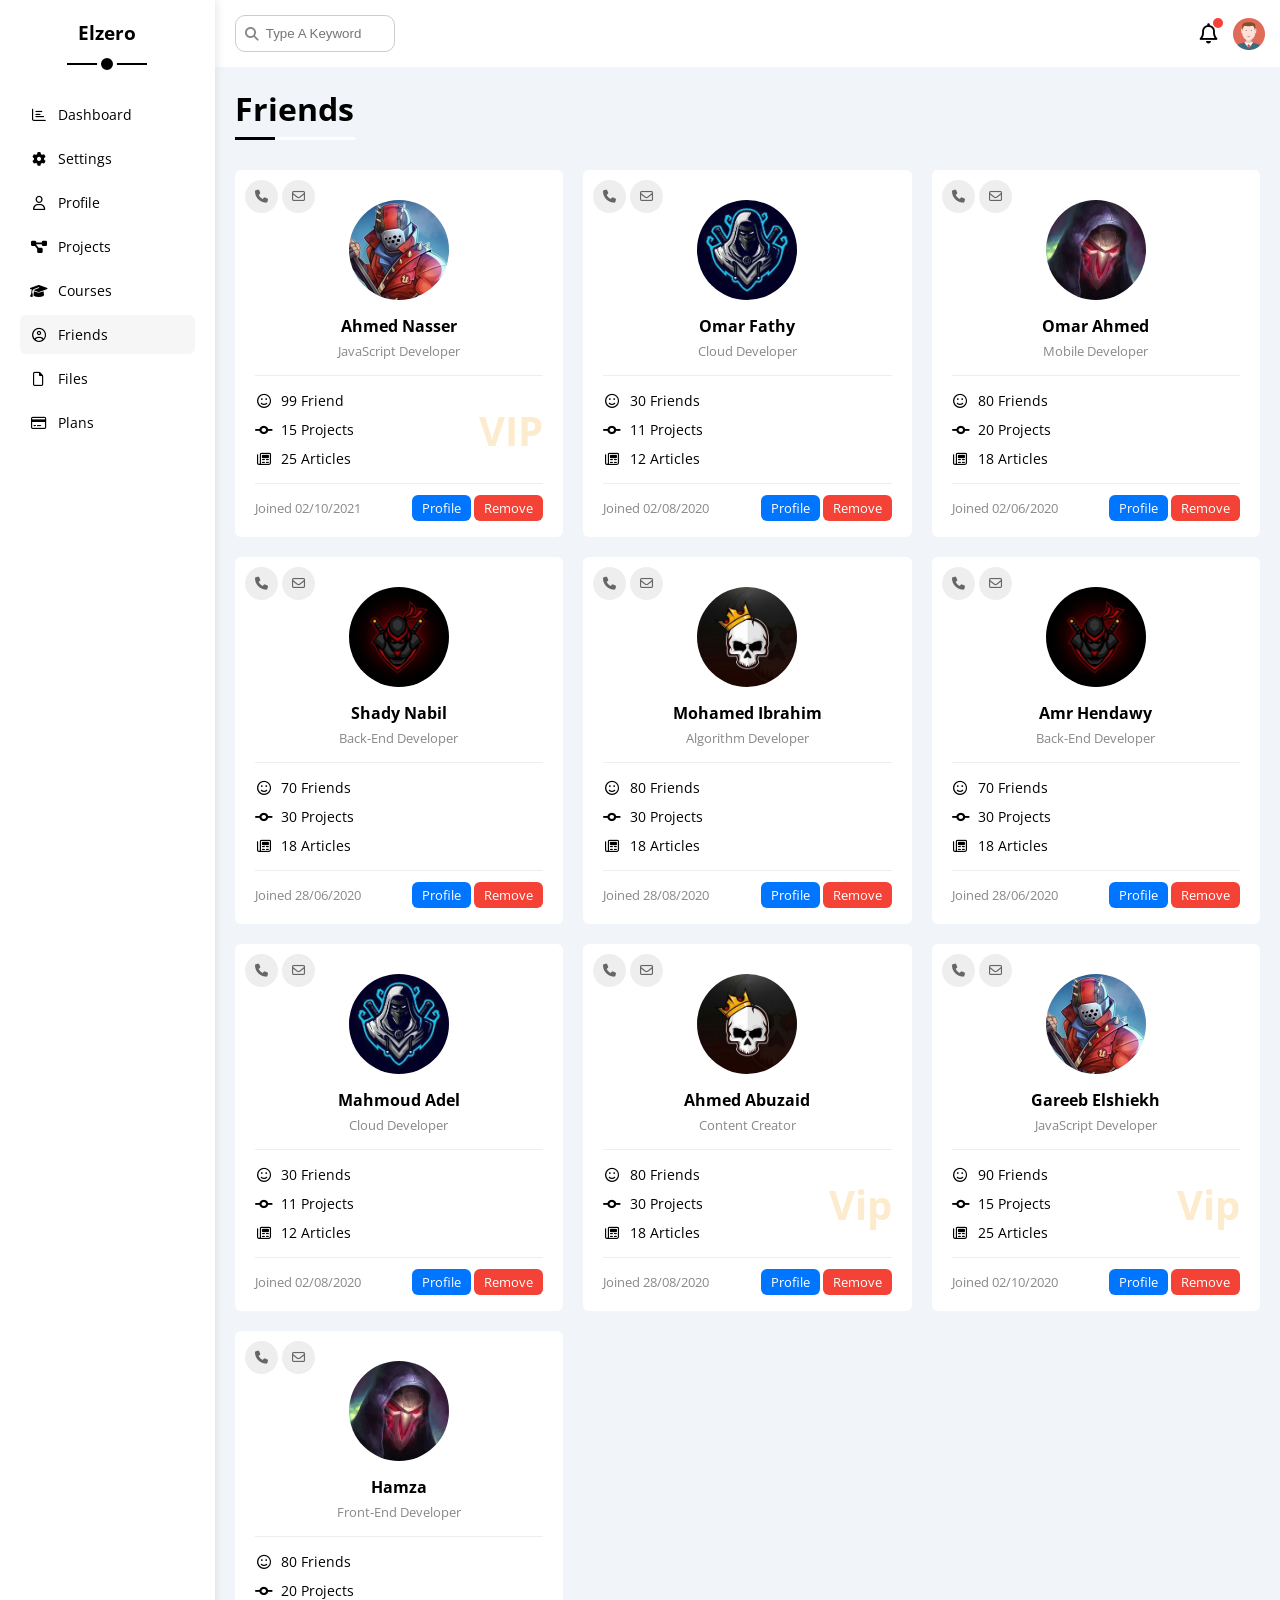
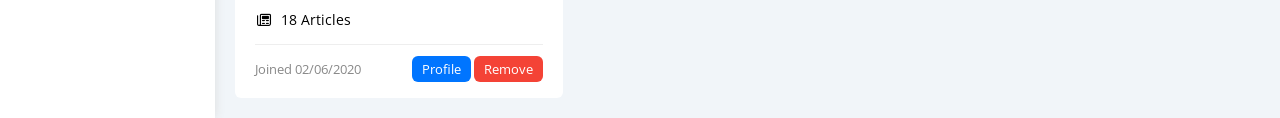
<file: friends.html>
<!DOCTYPE html>
<html lang="en">

<head>
    <meta charset="UTF-8">
    <meta http-equiv="X-UA-Compatible" content="IE=edge">
    <meta name="viewport" content="width=device-width, initial-scale=1.0">
    <title>Friends</title>
    <link rel="stylesheet" href="css/all.min.css">
    <link rel="stylesheet" href="css/framework.css">
    <link rel="stylesheet" href="css/master.css">
    <link rel="preconnect" href="https://fonts.googleapis.com">
    <link rel="preconnect" href="https://fonts.gstatic.com" crossorigin>
    <link href="https://fonts.googleapis.com/css2?family=Open+Sans:wght@300;500&display=swap" rel="stylesheet">
</head>

<body>
    <div class="page d-flex">
        <div class="sidebar bg-white p-20 p-relative">
            <h3 class="p-relative txt-c mt-0">Elzero</h3>
            <ul>
                <li>
                    <a class=" d-flex align-center fs-14 c-black rad-6 p-10" href="index.html">
                        <i class="fa-regular fa-chart-bar fa-fw"></i>
                        <span>Dashboard</span>
                    </a>
                </li>
                <li>
                    <a class="d-flex align-center fs-14 c-black rad-6 p-10" href="settings.html">
                        <i class="fa-solid fa-gear fa-fw"></i>
                        <span>Settings</span>
                    </a>
                </li>
                <li>
                    <a class="d-flex align-center fs-14 c-black rad-6 p-10" href="profile.html">
                        <i class="fa-regular fa-user fa-fw"></i>
                        <span>Profile</span>
                    </a>
                </li>
                <li>
                    <a class="d-flex align-center fs-14 c-black rad-6 p-10" href="projects.html">
                        <i class="fa-solid fa-diagram-project fa-fw"></i>
                        <span>Projects</span>
                    </a>
                </li>
                <li>
                    <a class="d-flex align-center fs-14 c-black rad-6 p-10" href="courses.html">
                        <i class="fa-solid fa-graduation-cap fa-fw"></i>
                        <span>Courses</span>
                    </a>
                </li>
                <li>
                    <a class="active d-flex align-center fs-14 c-black rad-6 p-10" href="friends.html">
                        <i class="fa-regular fa-circle-user fa-fw"></i>
                        <span>Friends</span>
                    </a>
                </li>
                <li>
                    <a class="d-flex align-center fs-14 c-black rad-6 p-10" href="files.html">
                        <i class="fa-regular fa-file fa-fw"></i>
                        <span>Files</span>
                    </a>
                </li>
                <li>
                    <a class="d-flex align-center fs-14 c-black rad-6 p-10" href="plans.html">
                        <i class="fa-regular fa-credit-card fa-fw"></i>
                        <span>Plans</span>
                    </a>
                </li>
            </ul>
        </div>
        <div class="content w-full">
            <!-- Start Head -->
            <div class="head bg-white p-15 between-flex">
                <div class="search p-relative">
                    <input class="p-10" type="search" placeholder="Type A Keyword" />
                </div>
                <div class="icons d-flex align-center">
                    <span class="notification p-relative">
                        <i class="fa-regular fa-bell fa-lg"></i>
                    </span>
                    <img decoding="async" src="images/avatar.png" alt="" />
                </div>
            </div>
            <!-- End Head -->
            <h1 class="p-relative">Friends</h1>
            <div class="friends-page d-grid m-20 gap-20">
                <div class="friend bg-white rad-6 p-20 p-relative">
                    <div class="contact">
                        <i class="fa-solid fa-phone"></i>
                        <i class="fa-regular fa-envelope"></i>
                    </div>
                    <div class="txt-c">
                        <img decoding="async" class="rad-half mt-10 mb-10 w-100 h-100" src="images/friend-01.jpg"
                            alt="" />
                        <h4 class="m-0">Ahmed Nasser</h4>
                        <p class="c-grey fs-13 mt-5 mb-0">JavaScript Developer</p>
                    </div>
                    <div class="icons fs-14 p-relative">
                        <div class="mb-10">
                            <i class="fa-regular fa-face-smile fa-fw"></i>
                            <span>99 Friend</span>
                        </div>
                        <div class="mb-10">
                            <i class="fa-solid fa-code-commit fa-fw"></i>
                            <span>15 Projects</span>
                        </div>
                        <div>
                            <i class="fa-regular fa-newspaper fa-fw"></i>
                            <span>25 Articles</span>
                        </div>
                        <span class="vip fw-bold c-orange">VIP</span>
                    </div>
                    <div class="info between-flex fs-13">
                        <span class="c-grey">Joined 02/10/2021</span>
                        <div>
                            <a class="bg-blue c-white btn-shape" href="profile.html">Profile</a>
                            <a class="bg-red c-white btn-shape" href="#">Remove</a>
                        </div>
                    </div>
                </div>
                <div class="friend bg-white rad-6 p-20 p-relative">
                    <div class="contact">
                        <i class="fa-solid fa-phone"></i>
                        <i class="fa-regular fa-envelope"></i>
                    </div>
                    <div class="txt-c">
                        <img decoding="async" class="rad-half mt-10 mb-10 w-100 h-100" src="images/friend-02.jpg"
                            alt="" />
                        <h4 class="m-0">Omar Fathy</h4>
                        <p class="c-grey fs-13 mt-5 mb-0">Cloud Developer</p>
                    </div>
                    <div class="icons fs-14 p-relative">
                        <div class="mb-10">
                            <i class="fa-regular fa-face-smile fa-fw"></i>
                            <span>30 Friends</span>
                        </div>
                        <div class="mb-10">
                            <i class="fa-solid fa-code-commit fa-fw"></i>
                            <span>11 Projects</span>
                        </div>
                        <div>
                            <i class="fa-regular fa-newspaper fa-fw"></i>
                            <span>12 Articles</span>
                        </div>
                    </div>
                    <div class="info between-flex fs-13">
                        <span class="c-grey">Joined 02/08/2020</span>
                        <div>
                            <a class="bg-blue c-white btn-shape" href="profile.html">Profile</a>
                            <a class="bg-red c-white btn-shape" href="">Remove</a>
                        </div>
                    </div>
                </div>
                <div class="friend bg-white rad-6 p-20 p-relative">
                    <div class="contact">
                        <i class="fa-solid fa-phone"></i>
                        <i class="fa-regular fa-envelope"></i>
                    </div>
                    <div class="txt-c">
                        <img decoding="async" class="rad-half mt-10 mb-10 w-100 h-100" src="images/friend-03.jpg"
                            alt="" />
                        <h4 class="m-0">Omar Ahmed</h4>
                        <p class="c-grey fs-13 mt-5 mb-0">Mobile Developer</p>
                    </div>
                    <div class="icons fs-14 p-relative">
                        <div class="mb-10">
                            <i class="fa-regular fa-face-smile fa-fw"></i>
                            <span>80 Friends</span>
                        </div>
                        <div class="mb-10">
                            <i class="fa-solid fa-code-commit fa-fw"></i>
                            <span>20 Projects</span>
                        </div>
                        <div>
                            <i class="fa-regular fa-newspaper fa-fw"></i>
                            <span>18 Articles</span>
                        </div>
                    </div>
                    <div class="info between-flex fs-13">
                        <span class="c-grey">Joined 02/06/2020</span>
                        <div>
                            <a class="bg-blue c-white btn-shape" href="profile.html">Profile</a>
                            <a class="bg-red c-white btn-shape" href="">Remove</a>
                        </div>
                    </div>
                </div>
                <div class="friend bg-white rad-6 p-20 p-relative">
                    <div class="contact">
                        <i class="fa-solid fa-phone"></i>
                        <i class="fa-regular fa-envelope"></i>
                    </div>
                    <div class="txt-c">
                        <img decoding="async" class="rad-half mt-10 mb-10 w-100 h-100" src="images/friend-04.jpg"
                            alt="" />
                        <h4 class="m-0">Shady Nabil</h4>
                        <p class="c-grey fs-13 mt-5 mb-0">Back-End Developer</p>
                    </div>
                    <div class="icons fs-14 p-relative">
                        <div class="mb-10">
                            <i class="fa-regular fa-face-smile fa-fw"></i>
                            <span>70 Friends</span>
                        </div>
                        <div class="mb-10">
                            <i class="fa-solid fa-code-commit fa-fw"></i>
                            <span>30 Projects</span>
                        </div>
                        <div>
                            <i class="fa-regular fa-newspaper fa-fw"></i>
                            <span>18 Articles</span>
                        </div>
                    </div>
                    <div class="info between-flex fs-13">
                        <span class="c-grey">Joined 28/06/2020</span>
                        <div>
                            <a class="bg-blue c-white btn-shape" href="profile.html">Profile</a>
                            <a class="bg-red c-white btn-shape" href="">Remove</a>
                        </div>
                    </div>
                </div>
                <div class="friend bg-white rad-6 p-20 p-relative">
                    <div class="contact">
                        <i class="fa-solid fa-phone"></i>
                        <i class="fa-regular fa-envelope"></i>
                    </div>
                    <div class="txt-c">
                        <img decoding="async" class="rad-half mt-10 mb-10 w-100 h-100" src="images/friend-05.jpg"
                            alt="" />
                        <h4 class="m-0">Mohamed Ibrahim</h4>
                        <p class="c-grey fs-13 mt-5 mb-0">Algorithm Developer</p>
                    </div>
                    <div class="icons fs-14 p-relative">
                        <div class="mb-10">
                            <i class="fa-regular fa-face-smile fa-fw"></i>
                            <span>80 Friends</span>
                        </div>
                        <div class="mb-10">
                            <i class="fa-solid fa-code-commit fa-fw"></i>
                            <span>30 Projects</span>
                        </div>
                        <div>
                            <i class="fa-regular fa-newspaper fa-fw"></i>
                            <span>18 Articles</span>
                        </div>
                    </div>
                    <div class="info between-flex fs-13">
                        <span class="c-grey">Joined 28/08/2020</span>
                        <div>
                            <a class="bg-blue c-white btn-shape" href="profile.html">Profile</a>
                            <a class="bg-red c-white btn-shape" href="">Remove</a>
                        </div>
                    </div>
                </div>
                <div class="friend bg-white rad-6 p-20 p-relative">
                    <div class="contact">
                        <i class="fa-solid fa-phone"></i>
                        <i class="fa-regular fa-envelope"></i>
                    </div>
                    <div class="txt-c">
                        <img decoding="async" class="rad-half mt-10 mb-10 w-100 h-100" src="images/friend-04.jpg"
                            alt="" />
                        <h4 class="m-0">Amr Hendawy</h4>
                        <p class="c-grey fs-13 mt-5 mb-0">Back-End Developer</p>
                    </div>
                    <div class="icons fs-14 p-relative">
                        <div class="mb-10">
                            <i class="fa-regular fa-face-smile fa-fw"></i>
                            <span>70 Friends</span>
                        </div>
                        <div class="mb-10">
                            <i class="fa-solid fa-code-commit fa-fw"></i>
                            <span>30 Projects</span>
                        </div>
                        <div>
                            <i class="fa-regular fa-newspaper fa-fw"></i>
                            <span>18 Articles</span>
                        </div>
                    </div>
                    <div class="info between-flex fs-13">
                        <span class="c-grey">Joined 28/06/2020</span>
                        <div>
                            <a class="bg-blue c-white btn-shape" href="profile.html">Profile</a>
                            <a class="bg-red c-white btn-shape" href="">Remove</a>
                        </div>
                    </div>
                </div>
                <div class="friend bg-white rad-6 p-20 p-relative">
                    <div class="contact">
                        <i class="fa-solid fa-phone"></i>
                        <i class="fa-regular fa-envelope"></i>
                    </div>
                    <div class="txt-c">
                        <img decoding="async" class="rad-half mt-10 mb-10 w-100 h-100" src="images/friend-02.jpg"
                            alt="" />
                        <h4 class="m-0">Mahmoud Adel</h4>
                        <p class="c-grey fs-13 mt-5 mb-0">Cloud Developer</p>
                    </div>
                    <div class="icons fs-14 p-relative">
                        <div class="mb-10">
                            <i class="fa-regular fa-face-smile fa-fw"></i>
                            <span>30 Friends</span>
                        </div>
                        <div class="mb-10">
                            <i class="fa-solid fa-code-commit fa-fw"></i>
                            <span>11 Projects</span>
                        </div>
                        <div>
                            <i class="fa-regular fa-newspaper fa-fw"></i>
                            <span>12 Articles</span>
                        </div>
                    </div>
                    <div class="info between-flex fs-13">
                        <span class="c-grey">Joined 02/08/2020</span>
                        <div>
                            <a class="bg-blue c-white btn-shape" href="profile.html">Profile</a>
                            <a class="bg-red c-white btn-shape" href="">Remove</a>
                        </div>
                    </div>
                </div>
                <div class="friend bg-white rad-6 p-20 p-relative">
                    <div class="contact">
                        <i class="fa-solid fa-phone"></i>
                        <i class="fa-regular fa-envelope"></i>
                    </div>
                    <div class="txt-c">
                        <img decoding="async" class="rad-half mt-10 mb-10 w-100 h-100" src="images/friend-05.jpg"
                            alt="" />
                        <h4 class="m-0">Ahmed Abuzaid</h4>
                        <p class="c-grey fs-13 mt-5 mb-0">Content Creator</p>
                    </div>
                    <div class="icons fs-14 p-relative">
                        <div class="mb-10">
                            <i class="fa-regular fa-face-smile fa-fw"></i>
                            <span>80 Friends</span>
                        </div>
                        <div class="mb-10">
                            <i class="fa-solid fa-code-commit fa-fw"></i>
                            <span>30 Projects</span>
                        </div>
                        <div>
                            <i class="fa-regular fa-newspaper fa-fw"></i>
                            <span>18 Articles</span>
                        </div>
                        <span class="vip fw-bold c-orange">Vip</span>
                    </div>
                    <div class="info between-flex fs-13">
                        <span class="c-grey">Joined 28/08/2020</span>
                        <div>
                            <a class="bg-blue c-white btn-shape" href="profile.html">Profile</a>
                            <a class="bg-red c-white btn-shape" href="">Remove</a>
                        </div>
                    </div>
                </div>
                <div class="friend bg-white rad-6 p-20 p-relative">
                    <div class="contact">
                        <i class="fa-solid fa-phone"></i>
                        <i class="fa-regular fa-envelope"></i>
                    </div>
                    <div class="txt-c">
                        <img decoding="async" class="rad-half mt-10 mb-10 w-100 h-100" src="images/friend-01.jpg"
                            alt="" />
                        <h4 class="m-0">Gareeb Elshiekh</h4>
                        <p class="c-grey fs-13 mt-5 mb-0">JavaScript Developer</p>
                    </div>
                    <div class="icons fs-14 p-relative">
                        <div class="mb-10">
                            <i class="fa-regular fa-face-smile fa-fw"></i>
                            <span>90 Friends</span>
                        </div>
                        <div class="mb-10">
                            <i class="fa-solid fa-code-commit fa-fw"></i>
                            <span>15 Projects</span>
                        </div>
                        <div>
                            <i class="fa-regular fa-newspaper fa-fw"></i>
                            <span>25 Articles</span>
                        </div>
                        <span class="vip fw-bold c-orange">Vip</span>
                    </div>
                    <div class="info between-flex fs-13">
                        <span class="c-grey">Joined 02/10/2020</span>
                        <div>
                            <a class="bg-blue c-white btn-shape" href="profile.html">Profile</a>
                            <a class="bg-red c-white btn-shape" href="">Remove</a>
                        </div>
                    </div>
                </div>
                <div class="friend bg-white rad-6 p-20 p-relative">
                    <div class="contact">
                        <i class="fa-solid fa-phone"></i>
                        <i class="fa-regular fa-envelope"></i>
                    </div>
                    <div class="txt-c">
                        <img decoding="async" class="rad-half mt-10 mb-10 w-100 h-100" src="images/friend-03.jpg"
                            alt="" />
                        <h4 class="m-0">Hamza</h4>
                        <p class="c-grey fs-13 mt-5 mb-0">Front-End Developer</p>
                    </div>
                    <div class="icons fs-14 p-relative">
                        <div class="mb-10">
                            <i class="fa-regular fa-face-smile fa-fw"></i>
                            <span>80 Friends</span>
                        </div>
                        <div class="mb-10">
                            <i class="fa-solid fa-code-commit fa-fw"></i>
                            <span>20 Projects</span>
                        </div>
                        <div>
                            <i class="fa-regular fa-newspaper fa-fw"></i>
                            <span>18 Articles</span>
                        </div>
                    </div>
                    <div class="info between-flex fs-13">
                        <span class="c-grey">Joined 02/06/2020</span>
                        <div>
                            <a class="bg-blue c-white btn-shape" href="profile.html">Profile</a>
                            <a class="bg-red c-white btn-shape" href="">Remove</a>
                        </div>
                    </div>
                </div>
            </div>
        </div>
    </div>
</body>

</html>
</file>
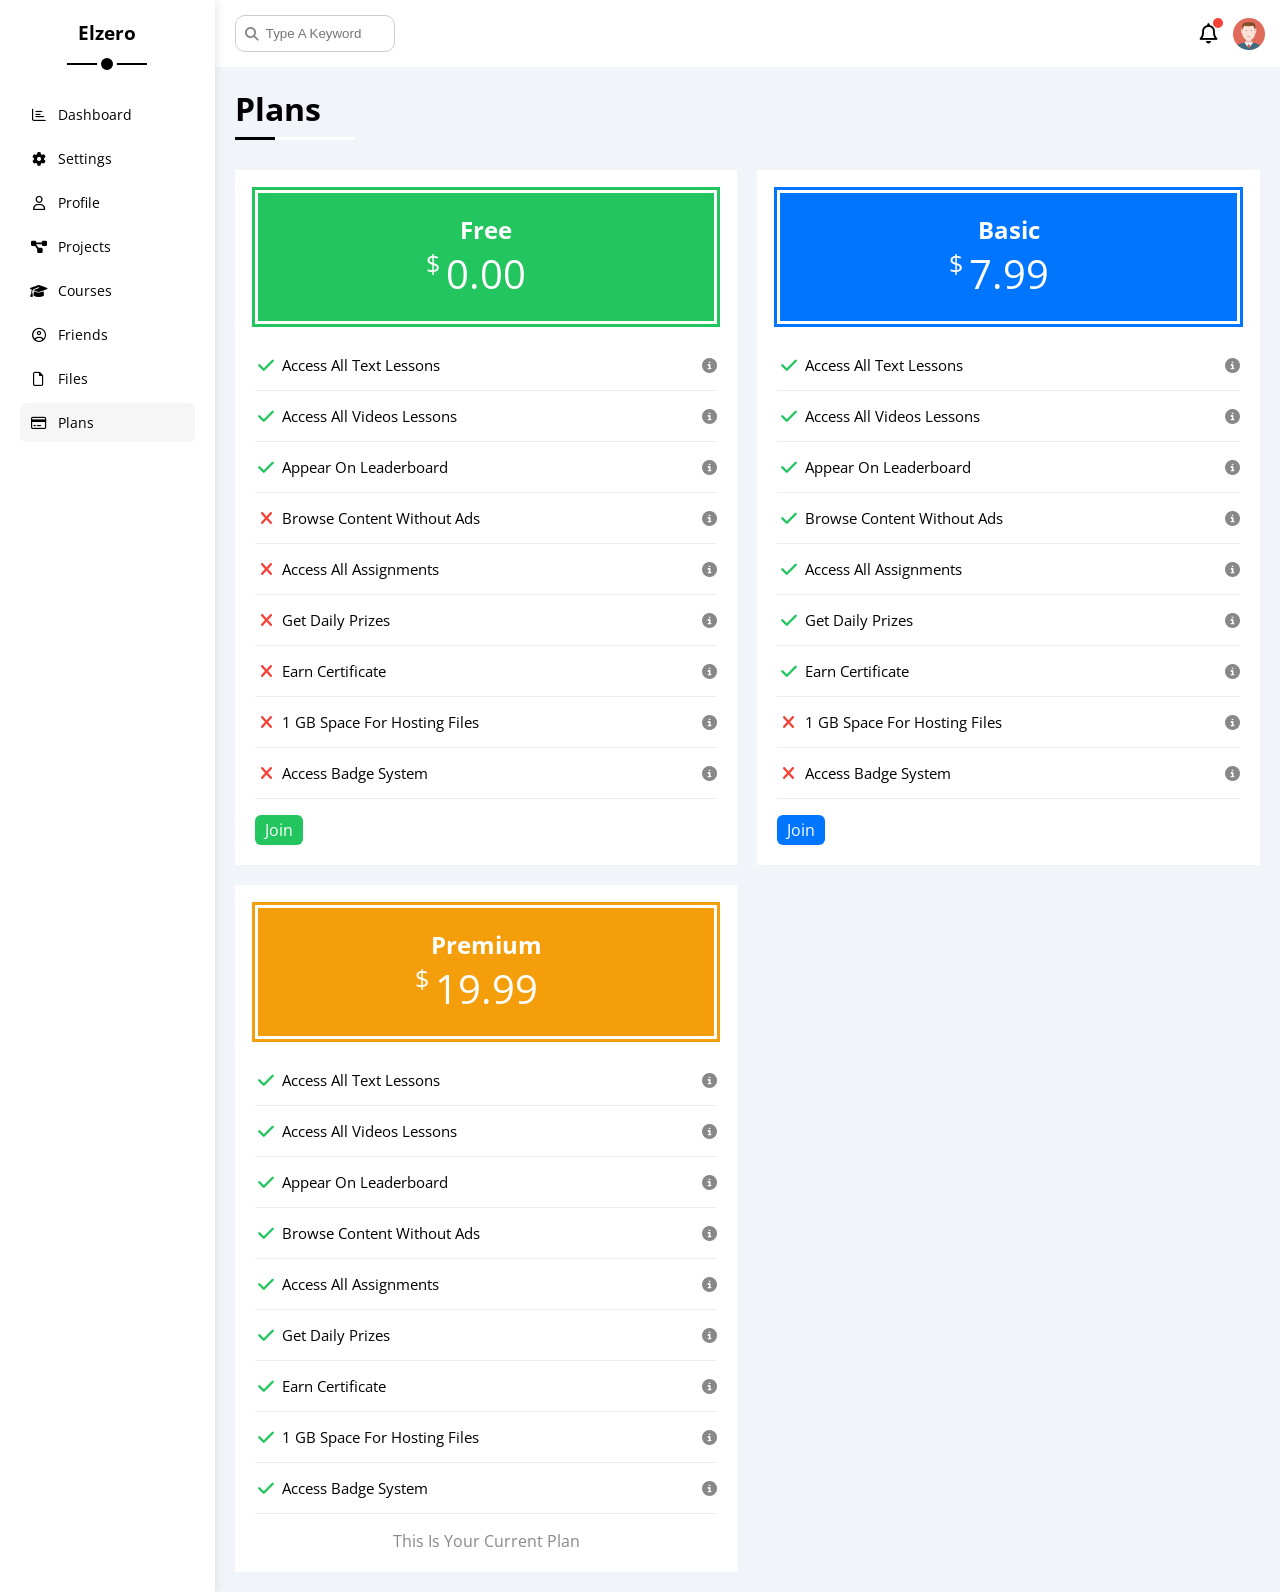
<file: plans.html>
<!DOCTYPE html>
<html lang="en">

<head>
    <meta charset="UTF-8">
    <meta http-equiv="X-UA-Compatible" content="IE=edge">
    <meta name="viewport" content="width=device-width, initial-scale=1.0">
    <title>Plans</title>
    <link rel="stylesheet" href="css/all.min.css">
    <link rel="stylesheet" href="css/framework.css">
    <link rel="stylesheet" href="css/master.css">
    <link rel="preconnect" href="https://fonts.googleapis.com">
    <link rel="preconnect" href="https://fonts.gstatic.com" crossorigin>
    <link href="https://fonts.googleapis.com/css2?family=Open+Sans:wght@300;500&display=swap" rel="stylesheet">
</head>

<body>
    <div class="page d-flex">
        <div class="sidebar bg-white p-20 p-relative">
            <h3 class="p-relative txt-c mt-0">Elzero</h3>
            <ul>
                <li>
                    <a class=" d-flex align-center fs-14 c-black rad-6 p-10" href="index.html">
                        <i class="fa-regular fa-chart-bar fa-fw"></i>
                        <span>Dashboard</span>
                    </a>
                </li>
                <li>
                    <a class="d-flex align-center fs-14 c-black rad-6 p-10" href="settings.html">
                        <i class="fa-solid fa-gear fa-fw"></i>
                        <span>Settings</span>
                    </a>
                </li>
                <li>
                    <a class="d-flex align-center fs-14 c-black rad-6 p-10" href="profile.html">
                        <i class="fa-regular fa-user fa-fw"></i>
                        <span>Profile</span>
                    </a>
                </li>
                <li>
                    <a class="d-flex align-center fs-14 c-black rad-6 p-10" href="projects.html">
                        <i class="fa-solid fa-diagram-project fa-fw"></i>
                        <span>Projects</span>
                    </a>
                </li>
                <li>
                    <a class="d-flex align-center fs-14 c-black rad-6 p-10" href="courses.html">
                        <i class="fa-solid fa-graduation-cap fa-fw"></i>
                        <span>Courses</span>
                    </a>
                </li>
                <li>
                    <a class="d-flex align-center fs-14 c-black rad-6 p-10" href="friends.html">
                        <i class="fa-regular fa-circle-user fa-fw"></i>
                        <span>Friends</span>
                    </a>
                </li>
                <li>
                    <a class="d-flex align-center fs-14 c-black rad-6 p-10" href="files.html">
                        <i class="fa-regular fa-file fa-fw"></i>
                        <span>Files</span>
                    </a>
                </li>
                <li>
                    <a class="active d-flex align-center fs-14 c-black rad-6 p-10" href="plans.html">
                        <i class="fa-regular fa-credit-card fa-fw"></i>
                        <span>Plans</span>
                    </a>
                </li>
            </ul>
        </div>
        <div class="content w-full">
            <!-- Start Head -->
            <div class="head bg-white p-15 between-flex">
                <div class="search p-relative">
                    <input class="p-10" type="search" placeholder="Type A Keyword" />
                </div>
                <div class="icons d-flex align-center">
                    <span class="notification p-relative">
                        <i class="fa-regular fa-bell fa-lg"></i>
                    </span>
                    <img decoding="async" src="images/avatar.png" alt="" />
                </div>
            </div>
            <!-- End Head -->
            <h1 class="p-relative">Plans</h1>
            <div class="plans-page d-grid m-20 gap-20">
                <div class="plan green bg-white p-20">
                    <div class="top bg-green txt-c p-20">
                        <h2 class="m-0 c-white">Free</h2>
                        <div class="price c-white"><span>$</span>0.00</div>
                    </div>
                    <ul>
                        <li>
                            <i class="fa-solid fa-check fa-fw yes"></i>
                            <span>Access All Text Lessons</span>
                            <i class="fa-solid fa-circle-info help"></i>
                        </li>
                        <li>
                            <i class="fa-solid fa-check fa-fw yes"></i>
                            <span>Access All Videos Lessons</span>
                            <i class="fa-solid fa-circle-info help"></i>
                        </li>
                        <li>
                            <i class="fa-solid fa-check fa-fw yes"></i>
                            <span>Appear On Leaderboard</span>
                            <i class="fa-solid fa-circle-info help"></i>
                        </li>
                        <li>
                            <i class="fa-solid fa-xmark fa-fw"></i>
                            <span>Browse Content Without Ads</span>
                            <i class="fa-solid fa-circle-info help"></i>
                        </li>
                        <li>
                            <i class="fa-solid fa-xmark fa-fw"></i>
                            <span>Access All Assignments</span>
                            <i class="fa-solid fa-circle-info help"></i>
                        </li>
                        <li>
                            <i class="fa-solid fa-xmark fa-fw"></i>
                            <span>Get Daily Prizes</span>
                            <i class="fa-solid fa-circle-info help"></i>
                        </li>
                        <li>
                            <i class="fa-solid fa-xmark fa-fw"></i>
                            <span>Earn Certificate</span>
                            <i class="fa-solid fa-circle-info help"></i>
                        </li>
                        <li>
                            <i class="fa-solid fa-xmark fa-fw"></i>
                            <span>1 GB Space For Hosting Files</span>
                            <i class="fa-solid fa-circle-info help"></i>
                        </li>
                        <li>
                            <i class="fa-solid fa-xmark fa-fw"></i>
                            <span>Access Badge System</span>
                            <i class="fa-solid fa-circle-info help"></i>
                        </li>
                    </ul>
                    <a href="#" class="btn-shape bg-green c-white d-block w-fit">Join</a>
                </div>
                <!-- Start Plan -->
                <div class="plan blue bg-white p-20">
                    <div class="top bg-blue txt-c p-20">
                        <h2 class="m-0 c-white">Basic</h2>
                        <div class="price c-white"><span>$</span>7.99</div>
                    </div>
                    <ul class="list-none p-0">
                        <li>
                            <i class="fa-solid fa-check fa-fw yes"></i>
                            <span>Access All Text Lessons</span>
                            <i class="fa-solid fa-circle-info help"></i>
                        </li>
                        <li>
                            <i class="fa-solid fa-check fa-fw yes"></i>
                            <span>Access All Videos Lessons</span>
                            <i class="fa-solid fa-circle-info help"></i>
                        </li>
                        <li>
                            <i class="fa-solid fa-check fa-fw yes"></i>
                            <span>Appear On Leaderboard</span>
                            <i class="fa-solid fa-circle-info help"></i>
                        </li>
                        <li>
                            <i class="fa-solid fa-check fa-fw yes"></i>
                            <span>Browse Content Without Ads</span>
                            <i class="fa-solid fa-circle-info help"></i>
                        </li>
                        <li>
                            <i class="fa-solid fa-check fa-fw yes"></i>
                            <span>Access All Assignments</span>
                            <i class="fa-solid fa-circle-info help"></i>
                        </li>
                        <li>
                            <i class="fa-solid fa-check fa-fw yes"></i>
                            <span>Get Daily Prizes</span>
                            <i class="fa-solid fa-circle-info help"></i>
                        </li>
                        <li>
                            <i class="fa-solid fa-check fa-fw yes"></i>
                            <span>Earn Certificate</span>
                            <i class="fa-solid fa-circle-info help"></i>
                        </li>
                        <li>
                            <i class="fa-solid fa-xmark fa-fw"></i>
                            <span>1 GB Space For Hosting Files</span>
                            <i class="fa-solid fa-circle-info help"></i>
                        </li>
                        <li>
                            <i class="fa-solid fa-xmark fa-fw"></i>
                            <span>Access Badge System</span>
                            <i class="fa-solid fa-circle-info help"></i>
                        </li>
                    </ul>
                    <a href="#" class="btn-shape bg-blue c-white d-block w-fit">Join</a>
                </div>
                <!-- End Plan -->
                <!-- Start Plan -->
                <div class="plan orange bg-white p-20">
                    <div class="top bg-orange txt-c p-20">
                        <h2 class="m-0 c-white">Premium</h2>
                        <div class="price c-white"><span>$</span>19.99</div>
                    </div>
                    <ul class="list-none p-0">
                        <li>
                            <i class="fa-solid fa-check fa-fw yes"></i>
                            <span>Access All Text Lessons</span>
                            <i class="fa-solid fa-circle-info help"></i>
                        </li>
                        <li>
                            <i class="fa-solid fa-check fa-fw yes"></i>
                            <span>Access All Videos Lessons</span>
                            <i class="fa-solid fa-circle-info help"></i>
                        </li>
                        <li>
                            <i class="fa-solid fa-check fa-fw yes"></i>
                            <span>Appear On Leaderboard</span>
                            <i class="fa-solid fa-circle-info help"></i>
                        </li>
                        <li>
                            <i class="fa-solid fa-check fa-fw yes"></i>
                            <span>Browse Content Without Ads</span>
                            <i class="fa-solid fa-circle-info help"></i>
                        </li>
                        <li>
                            <i class="fa-solid fa-check fa-fw yes"></i>
                            <span>Access All Assignments</span>
                            <i class="fa-solid fa-circle-info help"></i>
                        </li>
                        <li>
                            <i class="fa-solid fa-check fa-fw yes"></i>
                            <span>Get Daily Prizes</span>
                            <i class="fa-solid fa-circle-info help"></i>
                        </li>
                        <li>
                            <i class="fa-solid fa-check fa-fw yes"></i>
                            <span>Earn Certificate</span>
                            <i class="fa-solid fa-circle-info help"></i>
                        </li>
                        <li>
                            <i class="fa-solid fa-check fa-fw yes"></i>
                            <span>1 GB Space For Hosting Files</span>
                            <i class="fa-solid fa-circle-info help"></i>
                        </li>
                        <li>
                            <i class="fa-solid fa-check fa-fw yes"></i>
                            <span>Access Badge System</span>
                            <i class="fa-solid fa-circle-info help"></i>
                        </li>
                    </ul>
                    <p class="c-grey m-0 txt-c">This Is Your Current Plan</p>
                </div>
                <!-- End Plan -->
            </div>
        </div>
    </div>
</body>

</html>
</file>
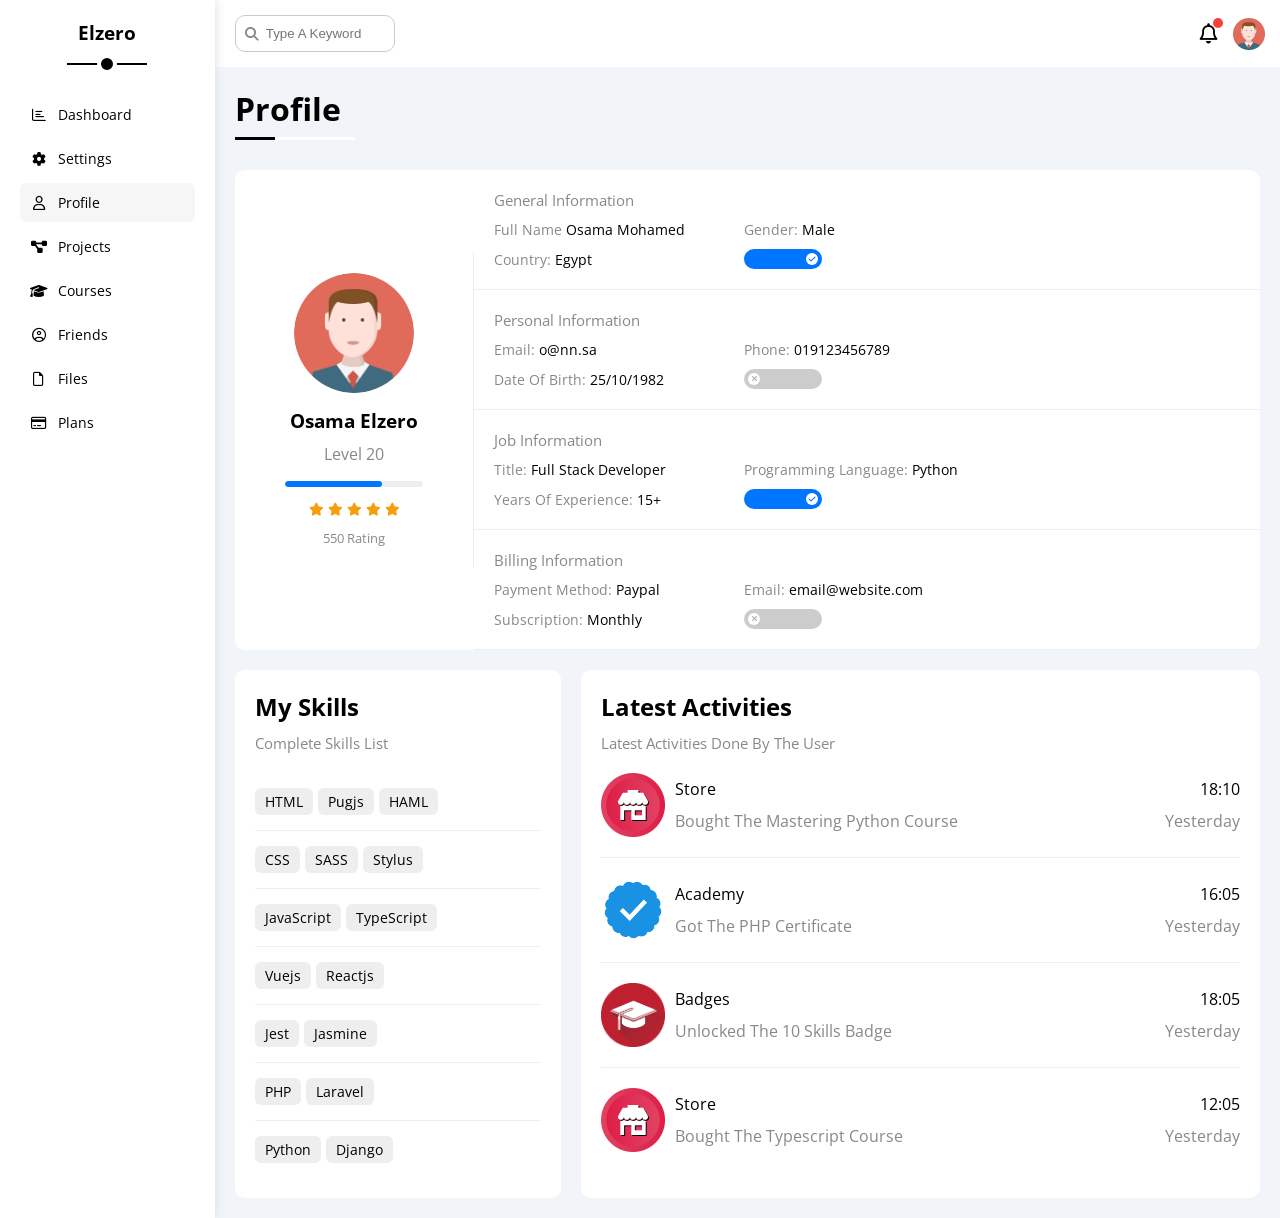
<file: profile.html>
<!DOCTYPE html>
<html lang="en">

<head>
    <meta charset="UTF-8">
    <meta http-equiv="X-UA-Compatible" content="IE=edge">
    <meta name="viewport" content="width=device-width, initial-scale=1.0">
    <title>Profile</title>
    <link rel="stylesheet" href="css/all.min.css">
    <link rel="stylesheet" href="css/framework.css">
    <link rel="stylesheet" href="css/master.css">
    <link rel="preconnect" href="https://fonts.googleapis.com">
    <link rel="preconnect" href="https://fonts.gstatic.com" crossorigin>
    <link href="https://fonts.googleapis.com/css2?family=Open+Sans:wght@300;500&display=swap" rel="stylesheet">
</head>

<body>
    <div class="page d-flex">
        <div class="sidebar bg-white p-20 p-relative">
            <h3 class="p-relative txt-c mt-0">Elzero</h3>
            <ul>
                <li>
                    <a class=" d-flex align-center fs-14 c-black rad-6 p-10" href="index.html">
                        <i class="fa-regular fa-chart-bar fa-fw"></i>
                        <span>Dashboard</span>
                    </a>
                </li>
                <li>
                    <a class="d-flex align-center fs-14 c-black rad-6 p-10" href="settings.html">
                        <i class="fa-solid fa-gear fa-fw"></i>
                        <span>Settings</span>
                    </a>
                </li>
                <li>
                    <a class="active d-flex align-center fs-14 c-black rad-6 p-10" href="profile.html">
                        <i class="fa-regular fa-user fa-fw"></i>
                        <span>Profile</span>
                    </a>
                </li>
                <li>
                    <a class="d-flex align-center fs-14 c-black rad-6 p-10" href="projects.html">
                        <i class="fa-solid fa-diagram-project fa-fw"></i>
                        <span>Projects</span>
                    </a>
                </li>
                <li>
                    <a class="d-flex align-center fs-14 c-black rad-6 p-10" href="courses.html">
                        <i class="fa-solid fa-graduation-cap fa-fw"></i>
                        <span>Courses</span>
                    </a>
                </li>
                <li>
                    <a class="d-flex align-center fs-14 c-black rad-6 p-10" href="friends.html">
                        <i class="fa-regular fa-circle-user fa-fw"></i>
                        <span>Friends</span>
                    </a>
                </li>
                <li>
                    <a class="d-flex align-center fs-14 c-black rad-6 p-10" href="files.html">
                        <i class="fa-regular fa-file fa-fw"></i>
                        <span>Files</span>
                    </a>
                </li>
                <li>
                    <a class="d-flex align-center fs-14 c-black rad-6 p-10" href="plans.html">
                        <i class="fa-regular fa-credit-card fa-fw"></i>
                        <span>Plans</span>
                    </a>
                </li>
            </ul>
        </div>
        <div class="content w-full">
            <!-- Start Head -->
            <div class="head bg-white p-15 between-flex">
                <div class="search p-relative">
                    <input class="p-10" type="search" placeholder="Type A Keyword" />
                </div>
                <div class="icons d-flex align-center">
                    <span class="notification p-relative">
                        <i class="fa-regular fa-bell fa-lg"></i>
                    </span>
                    <img decoding="async" src="images/avatar.png" alt="" />
                </div>
            </div>
            <!-- End Head -->
            <h1 class="p-relative">Profile</h1>
            <div class="profile-page m-20">
                <!-- Start Overview -->
                <div class="overview bg-white rad-10 d-flex align-center">
                    <div class="avatar-box txt-c p-20">
                        <img decoding="async" class="rad-half mb-10" src="images/avatar.png" alt="" />
                        <h3 class="m-0">Osama Elzero</h3>
                        <p class="c-grey mt-10">Level 20</p>
                        <div class="level rad-6 bg-eee p-relative">
                            <span style="width: 70%"></span>
                        </div>
                        <div class="rating mt-10 mb-10">
                            <i class="fa-solid fa-star c-orange fs-13"></i>
                            <i class="fa-solid fa-star c-orange fs-13"></i>
                            <i class="fa-solid fa-star c-orange fs-13"></i>
                            <i class="fa-solid fa-star c-orange fs-13"></i>
                            <i class="fa-solid fa-star c-orange fs-13"></i>
                        </div>
                        <p class="c-grey m-0 fs-13">550 Rating</p>
                    </div>
                    <div class="info-box w-full txt-c-mobile">
                        <!-- Start Information Row -->
                        <div class="box p-20 d-flex align-center">
                            <h4 class="c-grey fs-15 m-0 w-full">General Information</h4>
                            <div class="fs-14">
                                <span class="c-grey">Full Name</span>
                                <span>Osama Mohamed</span>
                            </div>
                            <div class="fs-14">
                                <span class="c-grey">Gender:</span>
                                <span>Male</span>
                            </div>
                            <div class="fs-14">
                                <span class="c-grey">Country:</span>
                                <span>Egypt</span>
                            </div>
                            <div class="fs-14">
                                <label>
                                    <input class="toggle-checkbox" type="checkbox" checked />
                                    <div class="toggle-switch"></div>
                                </label>
                            </div>
                        </div>
                        <!-- End Information Row -->
                        <!-- Start Information Row -->
                        <div class="box p-20 d-flex align-center">
                            <h4 class="c-grey w-full fs-15 m-0">Personal Information</h4>
                            <div class="fs-14">
                                <span class="c-grey">Email:</span>
                                <span>o@nn.sa</span>
                            </div>
                            <div class="fs-14">
                                <span class="c-grey">Phone:</span>
                                <span>019123456789</span>
                            </div>
                            <div class="fs-14">
                                <span class="c-grey">Date Of Birth:</span>
                                <span>25/10/1982</span>
                            </div>
                            <div class="fs-14">
                                <label>
                                    <input class="toggle-checkbox" type="checkbox" />
                                    <div class="toggle-switch"></div>
                                </label>
                            </div>
                        </div>
                        <!-- End Information Row -->
                        <!-- Start Information Row -->
                        <div class="box p-20 d-flex align-center">
                            <h4 class="c-grey w-full fs-15 m-0">Job Information</h4>
                            <div class="fs-14">
                                <span class="c-grey">Title:</span>
                                <span>Full Stack Developer</span>
                            </div>
                            <div class="fs-14">
                                <span class="c-grey">Programming Language:</span>
                                <span>Python</span>
                            </div>
                            <div class="fs-14">
                                <span class="c-grey">Years Of Experience:</span>
                                <span>15+</span>
                            </div>
                            <div class="fs-14">
                                <label>
                                    <input class="toggle-checkbox" type="checkbox" checked />
                                    <div class="toggle-switch"></div>
                                </label>
                            </div>
                        </div>
                        <!-- End Information Row -->
                        <!-- Start Information Row -->
                        <div class="box p-20 d-flex align-center">
                            <h4 class="c-grey w-full fs-15 m-0">Billing Information</h4>
                            <div class="fs-14">
                                <span class="c-grey">Payment Method:</span>
                                <span>Paypal</span>
                            </div>
                            <div class="fs-14">
                                <span class="c-grey">Email:</span>
                                <span>email@website.com</span>
                            </div>
                            <div class="fs-14">
                                <span class="c-grey">Subscription:</span>
                                <span>Monthly</span>
                            </div>
                            <div class="fs-14">
                                <label>
                                    <input class="toggle-checkbox" type="checkbox" />
                                    <div class="toggle-switch"></div>
                                </label>
                            </div>
                        </div>
                        <!-- End Information Row -->
                    </div>
                </div>
                <!-- End Overview -->
                <!-- Start Other Data -->
                <div class="other-data d-flex gap-20">
                    <div class="skills-card p-20 bg-white rad-10 mt-20">
                        <h2 class="mt-0 mb-10">My Skills</h2>
                        <p class="mt-0 mb-20 c-grey fs-15">Complete Skills List</p>
                        <ul class="m-0 txt-c-mobile">
                            <li><span>HTML</span><span>Pugjs</span><span>HAML</span></li>
                            <li><span>CSS</span><span>SASS</span><span>Stylus</span></li>
                            <li><span>JavaScript</span><span>TypeScript</span></li>
                            <li><span>Vuejs</span><span>Reactjs</span></li>
                            <li><span>Jest</span><span>Jasmine</span></li>
                            <li><span>PHP</span><span>Laravel</span></li>
                            <li><span>Python</span><span>Django</span></li>
                        </ul>
                    </div>
                    <div class="activities p-20 bg-white rad-10 mt-20">
                        <h2 class="mt-0 mb-10">Latest Activities</h2>
                        <p class="mt-0 mb-20 c-grey fs-15">Latest Activities Done By The User</p>
                        <div class="activity d-flex align-center txt-c-mobile">
                            <img decoding="async" src="images/activity-01.png" alt="" />
                            <div class="info">
                                <span class="d-block mb-10">Store</span>
                                <span class="c-grey">Bought The Mastering Python Course</span>
                            </div>
                            <div class="date">
                                <span class="d-block mb-10">18:10</span>
                                <span class="c-grey">Yesterday</span>
                            </div>
                        </div>
                        <div class="activity d-flex align-center txt-c-mobile">
                            <img decoding="async" src="images/activity-03.png" alt="" />
                            <div class="info">
                                <span class="d-block mb-10">Academy</span>
                                <span class="c-grey">Got The PHP Certificate</span>
                            </div>
                            <div class="date">
                                <span class="d-block mb-10">16:05</span>
                                <span class="c-grey">Yesterday</span>
                            </div>
                        </div>
                        <div class="activity d-flex align-center txt-c-mobile">
                            <img decoding="async" src="images/activity-02.png" alt="" />
                            <div class="info">
                                <span class="d-block mb-10">Badges</span>
                                <span class="c-grey">Unlocked The 10 Skills Badge</span>
                            </div>
                            <div class="date">
                                <span class="d-block mb-10">18:05</span>
                                <span class="c-grey">Yesterday</span>
                            </div>
                        </div>
                        <div class="activity d-flex align-center txt-c-mobile">
                            <img decoding="async" src="images/activity-01.png" alt="" />
                            <div class="info">
                                <span class="d-block mb-10">Store</span>
                                <span class="c-grey">Bought The Typescript Course</span>
                            </div>
                            <div class="date">
                                <span class="d-block mb-10">12:05</span>
                                <span class="c-grey">Yesterday</span>
                            </div>
                        </div>
                    </div>
                </div>
                <!-- End Other Data -->
            </div>
        </div>
    </div>
</body>

</html>
</file>
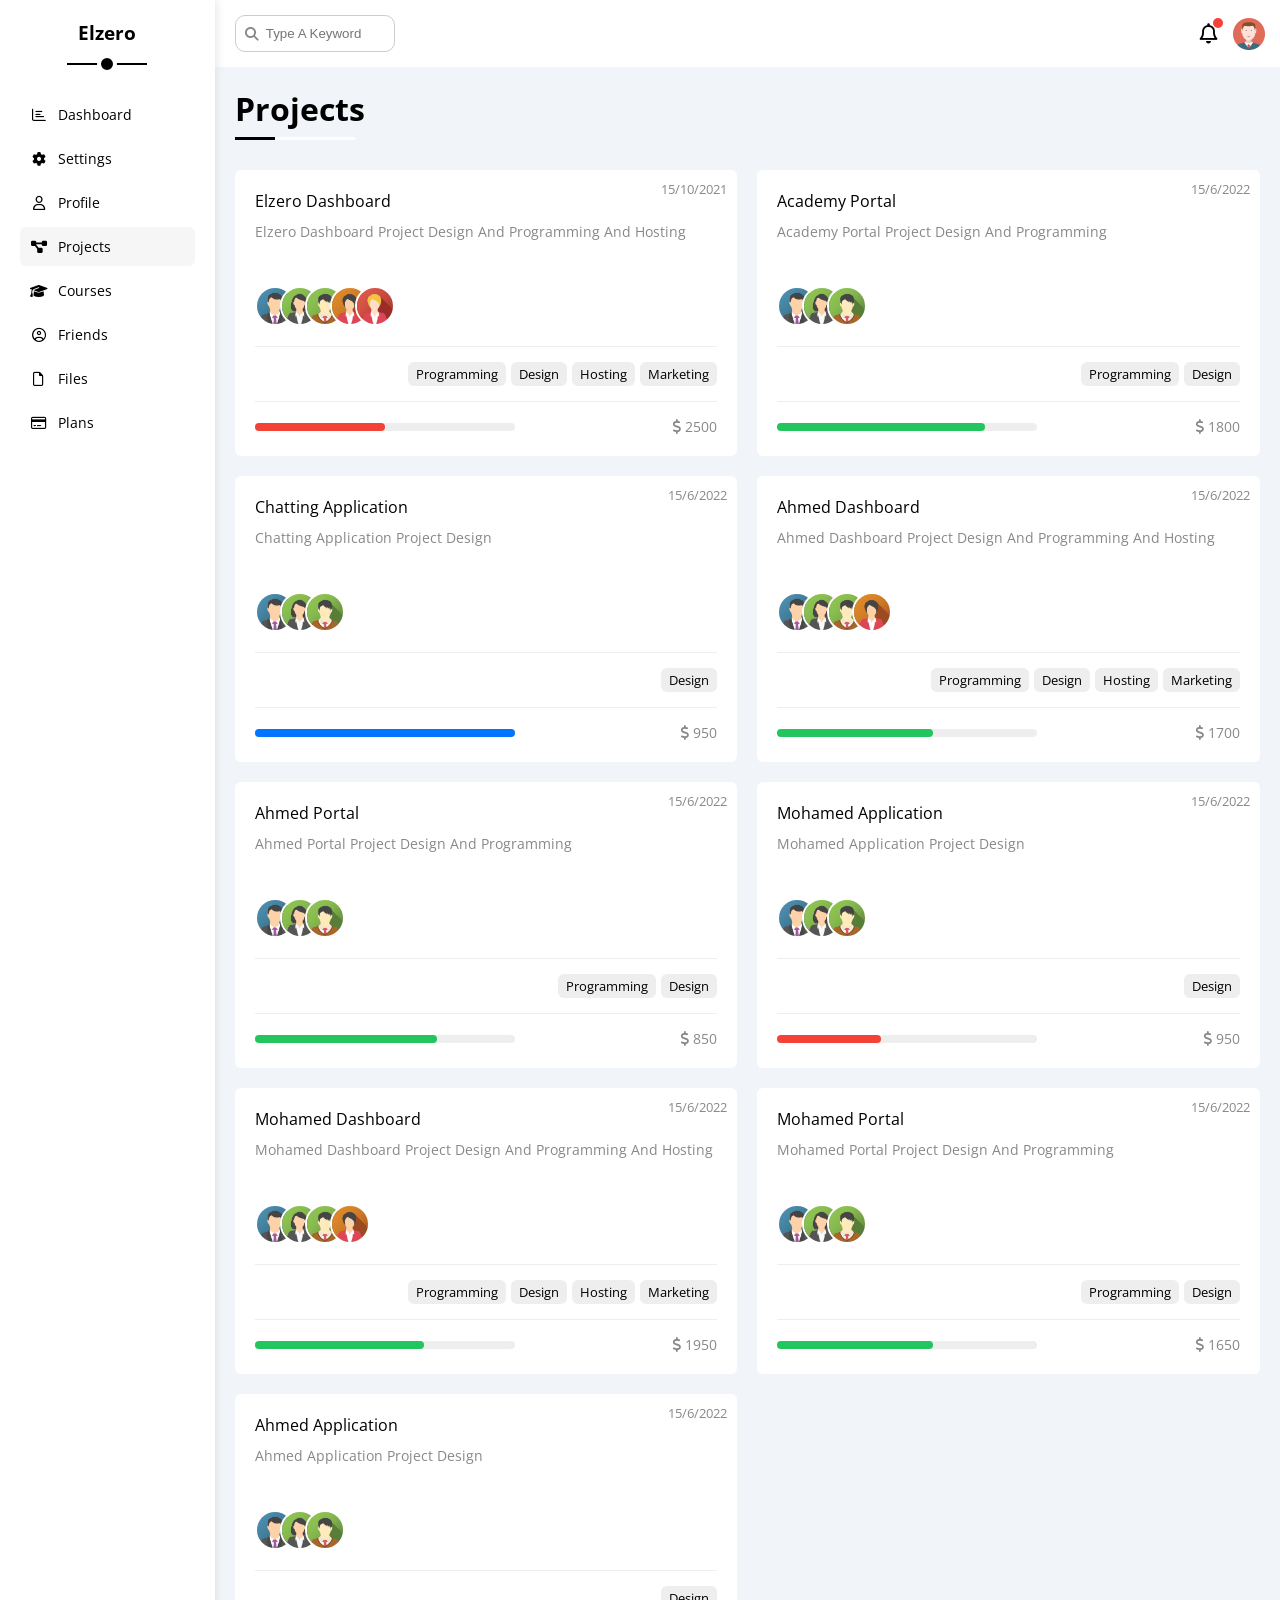
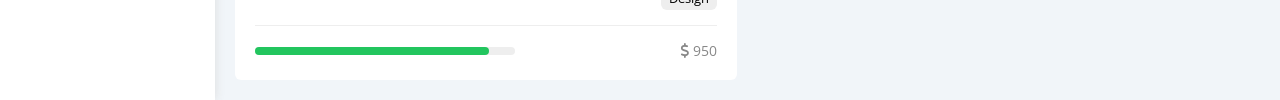
<file: projects.html>
<!DOCTYPE html>
<html lang="en">

<head>
    <meta charset="UTF-8">
    <meta http-equiv="X-UA-Compatible" content="IE=edge">
    <meta name="viewport" content="width=device-width, initial-scale=1.0">
    <title>Projects</title>
    <link rel="stylesheet" href="css/all.min.css">
    <link rel="stylesheet" href="css/framework.css">
    <link rel="stylesheet" href="css/master.css">
    <link rel="preconnect" href="https://fonts.googleapis.com">
    <link rel="preconnect" href="https://fonts.gstatic.com" crossorigin>
    <link href="https://fonts.googleapis.com/css2?family=Open+Sans:wght@300;500&display=swap" rel="stylesheet">
</head>

<body>
    <div class="page d-flex">
        <div class="sidebar bg-white p-20 p-relative">
            <h3 class="p-relative txt-c mt-0">Elzero</h3>
            <ul>
                <li>
                    <a class=" d-flex align-center fs-14 c-black rad-6 p-10" href="index.html">
                        <i class="fa-regular fa-chart-bar fa-fw"></i>
                        <span>Dashboard</span>
                    </a>
                </li>
                <li>
                    <a class="d-flex align-center fs-14 c-black rad-6 p-10" href="settings.html">
                        <i class="fa-solid fa-gear fa-fw"></i>
                        <span>Settings</span>
                    </a>
                </li>
                <li>
                    <a class=" d-flex align-center fs-14 c-black rad-6 p-10" href="profile.html">
                        <i class="fa-regular fa-user fa-fw"></i>
                        <span>Profile</span>
                    </a>
                </li>
                <li>
                    <a class="active d-flex align-center fs-14 c-black rad-6 p-10" href="projects.html">
                        <i class="fa-solid fa-diagram-project fa-fw"></i>
                        <span>Projects</span>
                    </a>
                </li>
                <li>
                    <a class="d-flex align-center fs-14 c-black rad-6 p-10" href="courses.html">
                        <i class="fa-solid fa-graduation-cap fa-fw"></i>
                        <span>Courses</span>
                    </a>
                </li>
                <li>
                    <a class="d-flex align-center fs-14 c-black rad-6 p-10" href="friends.html">
                        <i class="fa-regular fa-circle-user fa-fw"></i>
                        <span>Friends</span>
                    </a>
                </li>
                <li>
                    <a class="d-flex align-center fs-14 c-black rad-6 p-10" href="files.html">
                        <i class="fa-regular fa-file fa-fw"></i>
                        <span>Files</span>
                    </a>
                </li>
                <li>
                    <a class="d-flex align-center fs-14 c-black rad-6 p-10" href="plans.html">
                        <i class="fa-regular fa-credit-card fa-fw"></i>
                        <span>Plans</span>
                    </a>
                </li>
            </ul>
        </div>
        <div class="content w-full">
            <!-- Start Head -->
            <div class="head bg-white p-15 between-flex">
                <div class="search p-relative">
                    <input class="p-10" type="search" placeholder="Type A Keyword" />
                </div>
                <div class="icons d-flex align-center">
                    <span class="notification p-relative">
                        <i class="fa-regular fa-bell fa-lg"></i>
                    </span>
                    <img decoding="async" src="images/avatar.png" alt="" />
                </div>
            </div>
            <!-- End Head -->
            <h1 class="p-relative">Projects</h1>
            <div class="projects-page d-grid m-20 gap-20">
                <div class="project bg-white p-20 rad-6 p-relative">
                    <span class="date fs-13 c-grey">15/10/2021</span>
                    <h4 class="m-0">Elzero Dashboard</h4>
                    <p class="c-grey mt-10 mb-10 fs-14">Elzero Dashboard Project Design And Programming And Hosting</p>
                    <div class="team">
                        <a href="#"><img decoding="async" src="images/team-01.png" alt="" /></a>
                        <a href="#"><img decoding="async" src="images/team-02.png" alt="" /></a>
                        <a href="#"><img decoding="async" src="images/team-03.png" alt="" /></a>
                        <a href="#"><img decoding="async" src="images/team-04.png" alt="" /></a>
                        <a href="#"><img decoding="async" src="images/team-05.png" alt="" /></a>
                    </div>
                    <div class="do d-flex">
                        <span class="fs-13 rad-6 bg-eee">Programming</span>
                        <span class="fs-13 rad-6 bg-eee">Design</span>
                        <span class="fs-13 rad-6 bg-eee">Hosting</span>
                        <span class="fs-13 rad-6 bg-eee">Marketing</span>
                    </div>
                    <div class="info between-flex">
                        <div class="prog bg-eee">
                            <span class="bg-red" style="width: 50%"></span>
                        </div>
                        <div class="fs-14 c-grey">
                            <i class="fa-solid fa-dollar-sign"></i>
                            2500
                        </div>
                    </div>
                </div>
                <div class="project bg-white p-20 rad-6 p-relative">
                    <span class="date fs-13 c-grey">15/6/2022</span>
                    <h4 class="m-0">Academy Portal</h4>
                    <p class="c-grey mt-10 mb-10 fs-14">Academy Portal Project Design And Programming</p>
                    <div class="team">
                        <a href="#"><img decoding="async" src="images/team-01.png" alt="" /></a>
                        <a href="#"><img decoding="async" src="images/team-02.png" alt="" /></a>
                        <a href="#"><img decoding="async" src="images/team-03.png" alt="" /></a>
                    </div>
                    <div class="do d-flex">
                        <span class="fs-13 rad-6 bg-eee">Programming</span>
                        <span class="fs-13 rad-6 bg-eee">Design</span>
                    </div>
                    <div class="info between-flex">
                        <div class="prog bg-eee">
                            <span class="bg-green" style="width: 80%"></span>
                        </div>
                        <div class="fs-14 c-grey">
                            <i class="fa-solid fa-dollar-sign"></i>
                            1800
                        </div>
                    </div>
                </div>
                <div class="project bg-white p-20 rad-6 p-relative">
                    <span class="date fs-13 c-grey">15/6/2022</span>
                    <h4 class="m-0">Chatting Application</h4>
                    <p class="c-grey mt-10 mb-10 fs-14">Chatting Application Project Design</p>
                    <div class="team">
                        <a href="#"><img decoding="async" src="images/team-01.png" alt="" /></a>
                        <a href="#"><img decoding="async" src="images/team-02.png" alt="" /></a>
                        <a href="#"><img decoding="async" src="images/team-03.png" alt="" /></a>
                    </div>
                    <div class="do d-flex">
                        <span class="fs-13 rad-6 bg-eee">Design</span>
                    </div>
                    <div class="info between-flex">
                        <div class="prog bg-eee">
                            <span class="bg-blue" style="width: 100%"></span>
                        </div>
                        <div class="fs-14 c-grey">
                            <i class="fa-solid fa-dollar-sign"></i>
                            950
                        </div>
                    </div>
                </div>
                <div class="project bg-white p-20 rad-6 p-relative">
                    <span class="date fs-13 c-grey">15/6/2022</span>
                    <h4 class="m-0">Ahmed Dashboard</h4>
                    <p class="c-grey mt-10 mb-10 fs-14">Ahmed Dashboard Project Design And Programming And Hosting</p>
                    <div class="team">
                        <a href="#"><img decoding="async" src="images/team-01.png" alt="" /></a>
                        <a href="#"><img decoding="async" src="images/team-02.png" alt="" /></a>
                        <a href="#"><img decoding="async" src="images/team-03.png" alt="" /></a>
                        <a href="#"><img decoding="async" src="images/team-04.png" alt="" /></a>
                    </div>
                    <div class="do d-flex">
                        <span class="fs-13 rad-6 bg-eee">Programming</span>
                        <span class="fs-13 rad-6 bg-eee">Design</span>
                        <span class="fs-13 rad-6 bg-eee">Hosting</span>
                        <span class="fs-13 rad-6 bg-eee">Marketing</span>
                    </div>
                    <div class="info between-flex">
                        <div class="prog bg-eee">
                            <span class="bg-green" style="width: 60%"></span>
                        </div>
                        <div class="fs-14 c-grey">
                            <i class="fa-solid fa-dollar-sign"></i>
                            1700
                        </div>
                    </div>
                </div>
                <div class="project bg-white p-20 rad-6 p-relative">
                    <span class="date fs-13 c-grey">15/6/2022</span>
                    <h4 class="m-0">Ahmed Portal</h4>
                    <p class="c-grey mt-10 mb-10 fs-14">Ahmed Portal Project Design And Programming</p>
                    <div class="team">
                        <a href="#"><img decoding="async" src="images/team-01.png" alt="" /></a>
                        <a href="#"><img decoding="async" src="images/team-02.png" alt="" /></a>
                        <a href="#"><img decoding="async" src="images/team-03.png" alt="" /></a>
                    </div>
                    <div class="do d-flex">
                        <span class="fs-13 rad-6 bg-eee">Programming</span>
                        <span class="fs-13 rad-6 bg-eee">Design</span>
                    </div>
                    <div class="info between-flex">
                        <div class="prog bg-eee">
                            <span class="bg-green" style="width: 70%"></span>
                        </div>
                        <div class="fs-14 c-grey">
                            <i class="fa-solid fa-dollar-sign"></i>
                            850
                        </div>
                    </div>
                </div>
                <div class="project bg-white p-20 rad-6 p-relative">
                    <span class="date fs-13 c-grey">15/6/2022</span>
                    <h4 class="m-0">Mohamed Application</h4>
                    <p class="c-grey mt-10 mb-10 fs-14">Mohamed Application Project Design</p>
                    <div class="team">
                        <a href="#"><img decoding="async" src="images/team-01.png" alt="" /></a>
                        <a href="#"><img decoding="async" src="images/team-02.png" alt="" /></a>
                        <a href="#"><img decoding="async" src="images/team-03.png" alt="" /></a>
                    </div>
                    <div class="do d-flex">
                        <span class="fs-13 rad-6 bg-eee">Design</span>
                    </div>
                    <div class="info between-flex">
                        <div class="prog bg-eee">
                            <span class="bg-red" style="width: 40%"></span>
                        </div>
                        <div class="fs-14 c-grey">
                            <i class="fa-solid fa-dollar-sign"></i>
                            950
                        </div>
                    </div>
                </div>
                <div class="project bg-white p-20 rad-6 p-relative">
                    <span class="date fs-13 c-grey">15/6/2022</span>
                    <h4 class="m-0">Mohamed Dashboard</h4>
                    <p class="c-grey mt-10 mb-10 fs-14">Mohamed Dashboard Project Design And Programming And Hosting</p>
                    <div class="team">
                        <a href="#"><img decoding="async" src="images/team-01.png" alt="" /></a>
                        <a href="#"><img decoding="async" src="images/team-02.png" alt="" /></a>
                        <a href="#"><img decoding="async" src="images/team-03.png" alt="" /></a>
                        <a href="#"><img decoding="async" src="images/team-04.png" alt="" /></a>
                    </div>
                    <div class="do d-flex">
                        <span class="fs-13 rad-6 bg-eee">Programming</span>
                        <span class="fs-13 rad-6 bg-eee">Design</span>
                        <span class="fs-13 rad-6 bg-eee">Hosting</span>
                        <span class="fs-13 rad-6 bg-eee">Marketing</span>
                    </div>
                    <div class="info between-flex">
                        <div class="prog bg-eee">
                            <span class="bg-green" style="width: 65%"></span>
                        </div>
                        <div class="fs-14 c-grey">
                            <i class="fa-solid fa-dollar-sign"></i>
                            1950
                        </div>
                    </div>
                </div>
                <div class="project bg-white p-20 rad-6 p-relative">
                    <span class="date fs-13 c-grey">15/6/2022</span>
                    <h4 class="m-0">Mohamed Portal</h4>
                    <p class="c-grey mt-10 mb-10 fs-14">Mohamed Portal Project Design And Programming</p>
                    <div class="team">
                        <a href="#"><img decoding="async" src="images/team-01.png" alt="" /></a>
                        <a href="#"><img decoding="async" src="images/team-02.png" alt="" /></a>
                        <a href="#"><img decoding="async" src="images/team-03.png" alt="" /></a>
                    </div>
                    <div class="do d-flex">
                        <span class="fs-13 rad-6 bg-eee">Programming</span>
                        <span class="fs-13 rad-6 bg-eee">Design</span>
                    </div>
                    <div class="info between-flex">
                        <div class="prog bg-eee">
                            <span class="bg-green" style="width: 60%"></span>
                        </div>
                        <div class="fs-14 c-grey">
                            <i class="fa-solid fa-dollar-sign"></i>
                            1650
                        </div>
                    </div>
                </div>
                <div class="project bg-white p-20 rad-6 p-relative">
                    <span class="date fs-13 c-grey">15/6/2022</span>
                    <h4 class="m-0">Ahmed Application</h4>
                    <p class="c-grey mt-10 mb-10 fs-14">Ahmed Application Project Design</p>
                    <div class="team">
                        <a href="#"><img decoding="async" src="images/team-01.png" alt="" /></a>
                        <a href="#"><img decoding="async" src="images/team-02.png" alt="" /></a>
                        <a href="#"><img decoding="async" src="images/team-03.png" alt="" /></a>
                    </div>
                    <div class="do d-flex">
                        <span class="fs-13 rad-6 bg-eee">Design</span>
                    </div>
                    <div class="info between-flex">
                        <div class="prog bg-eee">
                            <span class="bg-green" style="width: 90%"></span>
                        </div>
                        <div class="fs-14 c-grey">
                            <i class="fa-solid fa-dollar-sign"></i>
                            950
                        </div>
                    </div>
                </div>
            </div>
        </div>
    </div>
</body>

</html>
</file>
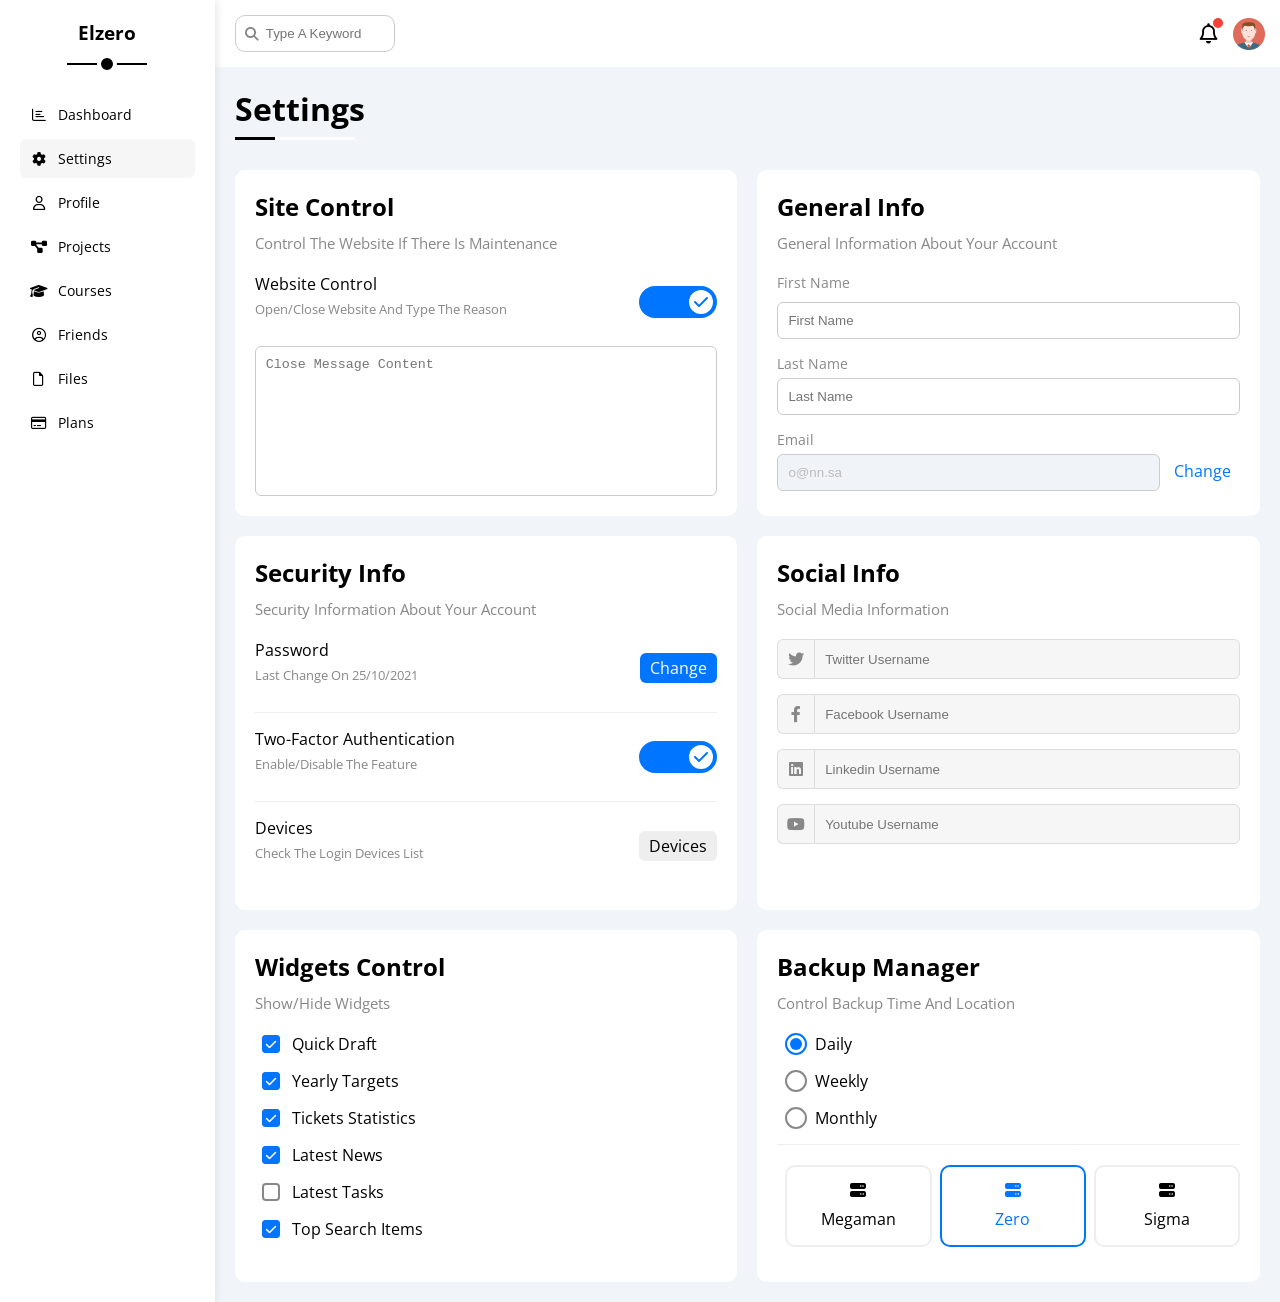
<file: settings.html>
<!DOCTYPE html>
<html lang="en">

<head>
    <meta charset="UTF-8">
    <meta http-equiv="X-UA-Compatible" content="IE=edge">
    <meta name="viewport" content="width=device-width, initial-scale=1.0">
    <title>Settings</title>
    <link rel="stylesheet" href="css/all.min.css">
    <link rel="stylesheet" href="css/framework.css">
    <link rel="stylesheet" href="css/master.css">
    <link rel="preconnect" href="https://fonts.googleapis.com">
    <link rel="preconnect" href="https://fonts.gstatic.com" crossorigin>
    <link href="https://fonts.googleapis.com/css2?family=Open+Sans:wght@300;500&display=swap" rel="stylesheet">
</head>

<body>
    <div class="page d-flex">
        <div class="sidebar bg-white p-20 p-relative">
            <h3 class="p-relative txt-c mt-0">Elzero</h3>
            <ul>
                <li>
                    <a class=" d-flex align-center fs-14 c-black rad-6 p-10" href="index.html">
                        <i class="fa-regular fa-chart-bar fa-fw"></i>
                        <span>Dashboard</span>
                    </a>
                </li>
                <li>
                    <a class=" active d-flex align-center fs-14 c-black rad-6 p-10" href="settings.html">
                        <i class="fa-solid fa-gear fa-fw"></i>
                        <span>Settings</span>
                    </a>
                </li>
                <li>
                    <a class="d-flex align-center fs-14 c-black rad-6 p-10" href="profile.html">
                        <i class="fa-regular fa-user fa-fw"></i>
                        <span>Profile</span>
                    </a>
                </li>
                <li>
                    <a class="d-flex align-center fs-14 c-black rad-6 p-10" href="projects.html">
                        <i class="fa-solid fa-diagram-project fa-fw"></i>
                        <span>Projects</span>
                    </a>
                </li>
                <li>
                    <a class="d-flex align-center fs-14 c-black rad-6 p-10" href="courses.html">
                        <i class="fa-solid fa-graduation-cap fa-fw"></i>
                        <span>Courses</span>
                    </a>
                </li>
                <li>
                    <a class="d-flex align-center fs-14 c-black rad-6 p-10" href="friends.html">
                        <i class="fa-regular fa-circle-user fa-fw"></i>
                        <span>Friends</span>
                    </a>
                </li>
                <li>
                    <a class="d-flex align-center fs-14 c-black rad-6 p-10" href="files.html">
                        <i class="fa-regular fa-file fa-fw"></i>
                        <span>Files</span>
                    </a>
                </li>
                <li>
                    <a class="d-flex align-center fs-14 c-black rad-6 p-10" href="plans.html">
                        <i class="fa-regular fa-credit-card fa-fw"></i>
                        <span>Plans</span>
                    </a>
                </li>
            </ul>
        </div>
        <div class="content w-full">
            <!-- Start Head -->
            <div class="head bg-white p-15 between-flex">
                <div class="search p-relative">
                    <input class="p-10" type="search" placeholder="Type A Keyword" />
                </div>
                <div class="icons d-flex align-center">
                    <span class="notification p-relative">
                        <i class="fa-regular fa-bell fa-lg"></i>
                    </span>
                    <img decoding="async" src="images/avatar.png" alt="" />
                </div>
            </div>
            <!-- End Head -->
            <h1 class="p-relative">Settings</h1>
            <div class="settings-page m-20 d-grid gap-20">
                <!-- Start Settings Box -->
                <div class="p-20 bg-white rad-10">
                    <h2 class="mt-0 mb-10">Site Control</h2>
                    <p class="mt-0 mb-20 c-grey fs-15">Control The Website If There Is Maintenance</p>
                    <div class="mb-15 between-flex">
                        <div>
                            <span>Website Control</span>
                            <p class="c-grey mt-5 mb-0 fs-13">Open/Close Website And Type The Reason</p>
                        </div>
                        <div>
                            <label>
                                <input class="toggle-checkbox" type="checkbox" checked />
                                <div class="toggle-switch"></div>
                            </label>
                        </div>
                    </div>
                    <textarea class="close-message p-10 rad-6 d-block w-full"
                        placeholder="Close Message Content"></textarea>
                </div>
                <!-- End Settings Box -->
                <!-- Start Settings Box -->
                <div class="p-20 bg-white rad-10">
                    <h2 class="mt-0 mb-10">General Info</h2>
                    <p class="mt-0 mb-20 c-grey fs-15">General Information About Your Account</p>
                    <div class="mb-15">
                        <label class="fs-14 c-grey d-block mb-10" for="first">First Name</label>
                        <input class="b-none border-ccc p-10 rad-6 d-block w-full" type="text" id="first"
                            placeholder="First Name" />
                    </div>
                    <div class="mb-15">
                        <label class="fs-14 c-grey d-block mb-5" for="last">Last Name</label>
                        <input class="b-none border-ccc p-10 rad-6 d-block w-full" id="last" type="text"
                            placeholder="Last Name" />
                    </div>
                    <div>
                        <label class="fs-14 c-grey d-block mb-5" for="email">Email</label>
                        <input class="email b-none border-ccc p-10 rad-6 w-full mr-10" id="email" type="email"
                            value="o@nn.sa" disabled />
                        <a class="c-blue" href="#">Change</a>
                    </div>
                </div>
                <!-- End Settings Box -->
                <!-- Start Settings Box -->
                <div class="p-20 bg-white rad-10">
                    <h2 class="mt-0 mb-10">Security Info</h2>
                    <p class="mt-0 mb-20 c-grey fs-15">Security Information About Your Account</p>
                    <div class="sec-box mb-15 between-flex">
                        <div>
                            <span>Password</span>
                            <p class="c-grey mt-5 mb-0 fs-13">Last Change On 25/10/2021</p>
                        </div>
                        <a class="button bg-blue c-white btn-shape" href="#">Change</a>
                    </div>
                    <div class="sec-box mb-15 between-flex">
                        <div>
                            <span>Two-Factor Authentication</span>
                            <p class="c-grey mt-5 mb-0 fs-13">Enable/Disable The Feature</p>
                        </div>
                        <label>
                            <input class="toggle-checkbox" type="checkbox" checked />
                            <div class="toggle-switch"></div>
                        </label>
                    </div>
                    <div class="sec-box between-flex">
                        <div>
                            <span>Devices</span>
                            <p class="c-grey mt-5 mb-0 fs-13">Check The Login Devices List</p>
                        </div>
                        <a class="bg-eee c-black btn-shape" href="#">Devices</a>
                    </div>
                </div>
                <!-- End Settings Box -->
                <!-- Start Settings Box -->
                <div class="social-boxes p-20 bg-white rad-10">
                    <h2 class="mt-0 mb-10">Social Info</h2>
                    <p class="mt-0 mb-20 c-grey fs-15">Social Media Information</p>
                    <div class="d-flex align-center mb-15">
                        <i class="fa-brands fa-twitter center-flex c-grey"></i>
                        <input class="w-full" type="text" placeholder="Twitter Username" />
                    </div>
                    <div class="d-flex align-center mb-15">
                        <i class="fa-brands fa-facebook-f center-flex c-grey"></i>
                        <input class="w-full" type="text" placeholder="Facebook Username" />
                    </div>
                    <div class="d-flex align-center mb-15">
                        <i class="fa-brands fa-linkedin center-flex c-grey"></i>
                        <input class="w-full" type="text" placeholder="Linkedin Username" />
                    </div>
                    <div class="d-flex align-center">
                        <i class="fa-brands fa-youtube center-flex c-grey"></i>
                        <input class="w-full" type="text" placeholder="Youtube Username" />
                    </div>
                </div>
                <!-- End Settings Box -->
                <!-- Start Settings Box -->
                <div class="widgets-control p-20 bg-white rad-10">
                    <h2 class="mt-0 mb-10">Widgets Control</h2>
                    <p class="mt-0 mb-20 c-grey fs-15">Show/Hide Widgets</p>
                    <div class="control d-flex align-center mb-15">
                        <input type="checkbox" id="one" checked />
                        <label for="one">Quick Draft</label>
                    </div>
                    <div class="control d-flex align-center mb-15">
                        <input type="checkbox" id="two" checked />
                        <label for="two">Yearly Targets</label>
                    </div>
                    <div class="control d-flex align-center mb-15">
                        <input type="checkbox" id="three" checked />
                        <label for="three">Tickets Statistics</label>
                    </div>
                    <div class="control d-flex align-center mb-15">
                        <input type="checkbox" id="four" checked />
                        <label for="four">Latest News</label>
                    </div>
                    <div class="control d-flex align-center mb-15">
                        <input type="checkbox" id="five" />
                        <label for="five">Latest Tasks</label>
                    </div>
                    <div class="control d-flex align-center mb-15">
                        <input type="checkbox" id="six" checked />
                        <label for="six">Top Search Items</label>
                    </div>
                </div>
                <!-- End Settings Box -->
                <!-- Start Settings Box -->
                <div class="backup-control p-20 bg-white rad-10">
                    <h2 class="mt-0 mb-10">Backup Manager</h2>
                    <p class="mt-0 mb-20 c-grey fs-15">Control Backup Time And Location</p>
                    <div class="date d-flex align-center mb-15">
                        <input type="radio" name="time" id="daily" checked />
                        <label for="daily">Daily</label>
                    </div>
                    <div class="date d-flex align-center mb-15">
                        <input type="radio" name="time" id="weekly" />
                        <label for="weekly">Weekly</label>
                    </div>
                    <div class="date d-flex align-center mb-15">
                        <input type="radio" name="time" id="monthly" />
                        <label for="monthly">Monthly</label>
                    </div>
                    <div class="servers d-flex align-center txt-c">
                        <input type="radio" name="servers" id="server-one" />
                        <div class="server mb-15 rad-10 w-full">
                            <label class="d-block m-15" for="server-one">
                                <i class="fa-solid fa-server d-block mb-10"></i>
                                Megaman
                            </label>
                        </div>
                        <input type="radio" name="servers" id="server-two" checked />
                        <div class="server mb-15 rad-10 w-full">
                            <label class="d-block m-15" for="server-two">
                                <i class="fa-solid fa-server d-block mb-10"></i>
                                Zero
                            </label>
                        </div>
                        <input type="radio" name="servers" id="server-three" />
                        <div class="server mb-15 rad-10 w-full">
                            <label class="d-block m-15" for="server-three">
                                <i class="fa-solid fa-server d-block mb-10"></i>
                                Sigma
                            </label>
                        </div>
                    </div>
                </div>
                <!-- End Settings Box -->
            </div>
        </div>
    </div>
</body>

</html>
</file>
<file: css/framework.css>
:root {
    --blue-color: #0075ff;
    --blue-alt-color: #0d69d5;
    --orange-color: #f59e0b;
    --green-color: #22c55e;
    --red-color: #f44336;
    --grey-color: #888;
}

/* Start Box */
.d-flex {
    display: flex;
}

.f-wrap {
    flex-wrap: wrap;
}

.align-center {
    align-items: center;
}

.space-between {
    justify-content: space-between;
}

.d-grid {
    display: grid;
}

.gap-20 {
    gap: 20px;
}

.d-block {
    display: block;
}

@media (max-width: 767px) {
    .block-mobile {
        display: block;
    }

    .hide-mobile {
        display: none;
    }
}

/* End Box */
/* Start Padding + Margin */
.p-10 {
    padding: 10px;
}

.p-15 {
    padding: 15px;
}

.p-20 {
    padding: 20px;
}

.pt-10 {
    padding-top: 10px;
}

.pt-15 {
    padding-top: 15px;
}

.pt-20 {
    padding-top: 20px;
}

.pb-10 {
    padding-bottom: 10px;
}

.pb-15 {
    padding-bottom: 15px;
}

.pb-20 {
    padding-bottom: 20px;
}

.pl-15 {
    padding-left: 15px;
}

.m-0 {
    margin: 0;
}

.m-15 {
    margin: 15px;
}

.m-20 {
    margin: 20px;
}

.mt-0 {
    margin-top: 0;
}

.mt-5 {
    margin-top: 5px;
}

.mt-10 {
    margin-top: 10px;
}

.mt-15 {
    margin-top: 15px;
}

.mt-20 {
    margin-top: 20px;
}

.mt-25 {
    margin-top: 25px;
}

.mr-10 {
    margin-right: 10px;
}

.mr-15 {
    margin-right: 15px;
}

.mb-5 {
    margin-bottom: 5px;
}

.mb-10 {
    margin-bottom: 10px;
}

.mb-15 {
    margin-bottom: 15px;
}

.mb-20 {
    margin-bottom: 20px;
}

.mb-25 {
    margin-bottom: 25px;
}

/* End Padding + Margin */
/* Start Color */
.c-black {
    color: black;
}

.c-white {
    color: white;
}

.c-grey {
    color: var(--grey-color);
}

.c-red {
    color: var(--red-color);
}

.c-green {
    color: var(--green-color);
}

.c-blue {
    color: var(--blue-color);
}

.c-orange {
    color: var(--orange-color);
}

.bg-red {
    background-color: var(--red-color);
}

.bg-green {
    background-color: var(--green-color);
}

.bg-blue {
    background-color: var(--blue-color);
}

.bg-orange {
    background-color: var(--orange-color);
}

.bg-white {
    background-color: white;
}

.bg-eee {
    background-color: #eee;
}

/* End Color */
/* Start Position */
.p-relative {
    position: relative;
}

.p-absolute {
    position: absolute;
}

/* End Position */
/* Start Font */
.txt-c {
    text-align: center;
}

.fs-13 {
    font-size: 13px;
}

.fs-14 {
    font-size: 14px;
}

.fs-15 {
    font-size: 15px;
}

.fs-25 {
    font-size: 25px;
}

.fw-bold {
    font-weight: bold;
}

@media (max-width: 767px) {
    .txt-c-mobile {
        text-align: center;
    }
}

/* End Font */
/* Start Border */
.rad-6 {
    border-radius: 6px;
}

.rad-10 {
    border-radius: 10px;
}

.rad-half {
    border-radius: 50%;
}

.b-none {
    border: none;
}

.border-ccc {
    border: 1px solid #ccc;
}

.border-eee {
    border: 1px solid #eee;
}

/* End Border */
/* Start Width + Height */
.w-full {
    width: 100%;
}

.w-100 {
    width: 100px;
}

.w-fit {
    width: fit-content;
}

.h-full {
    height: 100%;
}

.h-100 {
    height: 100px;
}

/* End Width + Height */
/* Start Components */
.center-flex {
    display: flex;
    align-items: center;
    justify-content: center;
}

.between-flex {
    display: flex;
    align-items: center;
    justify-content: space-between;
}

.btn-shape {
    padding: 4px 10px;
    border-radius: 6px;
}

/* End Components */
</file>
<file: css/master.css>
:root {
    --blue-color: #0075ff;
    --blue-alt-color: #0d69d5;
    --orange-color: #f59e0b;
    --green-color: #22c55e;
    --red-color: #f44336;
    --grey-color: #888;
}

* {
    box-sizing: border-box;
}

body {
    font-family: "Open Sans", sans-serif;
    margin: 0;
}

*:focus {
    outline: none;
}

a {
    text-decoration: none;
}

ul {
    list-style: none;
    padding: 0;
}

::-webkit-scrollbar {
    width: 15px;
}

::-webkit-scrollbar-track {
    background-color: white;
}

::-webkit-scrollbar-thumb {
    background-color: var(--blue-color);
}

::-webkit-scrollbar-thumb:hover {
    background-color: var(--blue-alt-color);
}

.page {
    background-color: #f1f5f9;
    min-height: 100vh;
}

/* Start Sidebar */
.sidebar {
    width: 250px;
    box-shadow: 0 0 10px #ddd;
}

.sidebar>h3 {
    margin-bottom: 50px;
}

.sidebar>h3::before,
.sidebar>h3::after {
    content: "";
    background-color: black;
    transform: translateX(-50%);
    position: absolute;
    left: 50%;
}

.sidebar>h3::before {
    width: 80px;
    height: 2px;
    bottom: -20px;
}

.sidebar>h3::after {
    bottom: -29px;
    width: 12px;
    height: 12px;
    border-radius: 50%;
    border: 4px solid white;
}

.sidebar ul li a {
    transition: 0.3s;
    margin-bottom: 5px;
}

.sidebar ul li a:hover,
.sidebar ul li a.active {
    background-color: #f6f6f6;
}

.sidebar ul li a span {
    font-size: 14px;
    margin-left: 10px;
}

@media (max-width: 767px) {
    .sidebar {
        width: 58px;
        padding: 10px;
    }

    .sidebar>h3 {
        font-size: 13px;
        margin-bottom: 15px;
    }

    .sidebar>h3::before,
    .sidebar>h3::after {
        display: none;
    }

    .sidebar ul li a span {
        display: none;
    }
}

/* End Sidebar */

/* Start Content */
.content {
    overflow: hidden;
}

.head .search::before {
    font-family: var(--fa-style-family-classic);
    content: "\f002";
    font-weight: 900;
    position: absolute;
    left: 15px;
    top: 50%;
    transform: translateY(-50%);
    font-size: 14px;
    color: var(--grey-color);
}

.head .search input {
    border: 1px solid #ccc;
    border-radius: 10px;
    margin-left: 5px;
    padding-left: 30px;
    width: 160px;
    transition: width 0.3s;
}

.head .search input:focus {
    width: 200px;
}

.head .search input:focus::placeholder {
    opacity: 0;
}

.head .icons .notification::before {
    content: "";
    position: absolute;
    width: 10px;
    height: 10px;
    background-color: var(--red-color);
    border-radius: 50%;
    right: -5px;
    top: -5px;
}

.head .icons img {
    width: 32px;
    height: 32px;
    margin-left: 15px;
}

.page h1 {
    margin: 20px 20px 40px;
}

.page h1::before,
.page h1::after {
    content: "";
    height: 3px;
    position: absolute;
    bottom: -10px;
    left: 0;
}

.page h1::before {
    background-color: white;
    width: 120px;
}

.page h1::after {
    background-color: black;
    width: 40px;
}

.wrapper {
    grid-template-columns: repeat(auto-fill, minmax(450px, 1fr));
    margin-left: 20px;
    margin-right: 20px;
    margin-bottom: 20px;
}

@media (max-width: 767px) {
    .wrapper {
        grid-template-columns: minmax(200px, 1fr);
        margin-left: 10px;
        margin-right: 10px;
        gap: 10px;
    }
}

/* End Content */

/* Start Welcome Widget */
.welcome {
    overflow: hidden;
}

.welcome .intro img {
    width: 200px;
    margin-bottom: -10px;
}

.welcome .avatar {
    width: 64px;
    height: 64px;
    border: 2px solid white;
    border-radius: 50%;
    padding: 2px;
    box-shadow: 0 0 5px #ddd;
    margin-left: 20px;
    margin-top: -32px;
}

.welcome .body {
    border-top: 1px solid #eee;
    border-bottom: 1px solid #eee;
}

.welcome .body>div {
    flex: 1;
}

.welcome .visit {
    margin: 0 15px 15px auto;
    transition: 0.3s;
}

.welcome .visit:hover {
    background-color: var(--blue-alt-color);
}

@media (max-width: 767px) {
    .welcome .intro {
        padding-bottom: 30px;
    }

    .welcome .avatar {
        margin-left: 0;
    }

    .welcome .body>div:not(:last-child) {
        margin-bottom: 20px;
    }
}

/* End Welcome Widget */
/* Start Quick Draft Widget */
.quick-draft textarea {
    resize: none;
    min-height: 180px;
}

.quick-draft .save {
    margin-left: auto;
    transition: 0.3s;
    cursor: pointer;
}

.quick-draft .save:hover {
    background-color: var(--blue-alt-color);
}

/* End Quick Draft Widget */

/* Start Targets */
.targets .target-row .icon {
    width: 80px;
    height: 80px;
    margin-right: 15px;
}

.targets .details {
    flex: 1;
}

.targets .details .progress {
    height: 4px;
}

.targets .details .progress>span {
    position: absolute;
    left: 0;
    top: 0;
    height: 100%;
}

.targets .details .progress>span span {
    position: absolute;
    bottom: 16px;
    right: -16px;
    color: white;
    padding: 2px 5px;
    border-radius: 6px;
    font-size: 13px;
}

.targets .details .progress>span span::after {
    content: "";
    border-color: transparent;
    border-width: 5px;
    border-style: solid;
    position: absolute;
    bottom: -10px;
    left: 50%;
    transform: translateX(-50%);
}

.targets .details .progress>.blue span::after {
    border-top-color: var(--blue-color);
}

.targets .details .progress>.orange span::after {
    border-top-color: var(--orange-color);
}

.targets .details .progress>.green span::after {
    border-top-color: var(--green-color);
}

.blue .icon,
.blue .progress {
    background-color: rgb(0 117 255 / 20%);
}

.orange .icon,
.orange .progress {
    background-color: rgb(245 158 11 / 20%);
}

.green .icon,
.green .progress {
    background-color: rgb(34 197 94 / 20%);
}

/* End Targets */
/* Start Tickets */
.tickets .box {
    border: 1px solid #ccc;
    width: calc(50% - 10px);
}

@media (max-width: 767px) {
    .tickets .box {
        width: 100%;
    }
}

/* End Tickets */
/* Start Latest News */
.latest-news .news-row:not(:last-of-type) {
    margin-bottom: 20px;
    padding-bottom: 20px;
    border-bottom: 1px solid #eee;
}

.latest-news .news-row img {
    width: 100px;
    border-radius: 6px;
    margin-right: 15px;
}

.latest-news .info {
    flex-grow: 1;
}

.latest-news .info h3 {
    margin: 0 0 6px;
    font-size: 16px;
}

@media (max-width: 767px) {
    .latest-news .news-row {
        display: block;
    }

    .latest-news .news-row .label {
        margin: 10px auto;
        width: fit-content;
    }
}

/* End Latest News */
/* Start Tasks */
.tasks .task-row:not(:last-of-type) {
    margin-bottom: 15px;
    padding-bottom: 15px;
    border-bottom: 1px solid #eee;
}

.tasks .info {
    flex-grow: 1;
}

.tasks .done {
    opacity: 0.3;
}

.tasks .done h3,
.tasks .done p {
    text-decoration: line-through;
}

.tasks .delete {
    cursor: pointer;
    transition: 0.3s;
}

.tasks .delete:hover {
    color: var(--red-color);
}

/* End Tasks */
/* Start Latest Uploads */
.latest-uploads ul li:not(:last-child) {
    border-bottom: 1px solid #eee;
}

.latest-uploads ul li img {
    width: 40px;
    height: 40px;
}

/* End Latest Uploads */
/* Start Last Project */
.last-project ul::before {
    content: "";
    position: absolute;
    left: 11px;
    width: 2px;
    height: 100%;
    background-color: var(--blue-color);
}

.last-project ul li::before {
    content: "";
    width: 20px;
    height: 20px;
    display: block;
    border-radius: 50%;
    background-color: white;
    border: 2px solid white;
    outline: 2px solid var(--blue-color);
    margin-right: 15px;
    z-index: 1;
}

.last-project ul li.done::before {
    background-color: var(--blue-color);
}

.last-project ul li.current::before {
    animation: change-color 0.8s infinite alternate;
}

.last-project .launch-icon {
    position: absolute;
    width: 160px;
    right: 0;
    bottom: 0;
    opacity: 0.1;
}

/* End Last Project */

/* Start Reminders */
.reminders ul li .key {
    width: 15px;
    height: 15px;
}

.reminders ul li>.blue {
    border-left: 2px solid var(--blue-color);
}

.reminders ul li>.green {
    border-left: 2px solid var(--green-color);
}

.reminders ul li>.orange {
    border-left: 2px solid var(--orange-color);
}

.reminders ul li>.red {
    border-left: 2px solid var(--red-color);
}

/* End Reminders */

/* Start Latest Post */
.latest-post .avatar {
    width: 48px;
    height: 48px;
}

.latest-post .post-content {
    text-transform: capitalize;
    line-height: 1.8;
    border-top: 1px solid #eee;
    border-bottom: 1px solid #eee;
    min-height: 140px;
}

/* End Latest Post */

/* Start Social Media */
.social-media .box {
    padding-left: 70px;
}

.social-media .box i {
    position: absolute;
    left: 0;
    top: 0;
    width: 52px;
    transition: 0.3s;
}

.social-media .box i:hover {
    transform: rotate(5deg);
}

.social-media .twitter {
    background-color: rgb(29 161 242 / 20%);
    color: #1da1f2;
}

.social-media .twitter i,
.social-media .twitter a {
    background-color: #1da1f2;
}

.social-media .facebook {
    background-color: rgb(24 119 242 / 20%);
    color: #1da1f2;
}

.social-media .facebook i,
.social-media .facebook a {
    background-color: #1877f2;
}

.social-media .youtube {
    background-color: rgb(255 0 0 / 20%);
    color: #ff0000;
}

.social-media .youtube i,
.social-media .youtube a {
    background-color: #ff0000;
}

.social-media .linkedin {
    background-color: rgb(0 119 181 / 20%);
    color: #0077b5;
}

.social-media .linkedin i,
.social-media .linkedin a {
    background-color: #0077b5;
}

/* End Social Media */
/* Start Projects Table */
.projects .responsive-table {
    overflow-x: auto;
}

.projects table {
    min-width: 1000px;
    border-spacing: 0;
}

.projects thead td {
    background-color: #eee;
    font-weight: bold;
}

.projects table td {
    padding: 15px;
}

.projects tbody td {
    border-bottom: 1px solid #eee;
    border-left: 1px solid #eee;
    transition: 0.3s;
}

.projects table tbody tr td:last-child {
    border-right: 1px solid #eee;
}

.projects tbody tr:hover {
    background-color: #faf7f7;
}

.projects table img {
    width: 32px;
    height: 32px;
    border-radius: 50%;
    padding: 2px;
    background-color: white;
}

.projects table img:not(:first-child) {
    margin-left: -20px;
}

.projects table .label {
    font-size: 13px;
}

/* End Projects Table */
/* Start Settings */
.settings-page {
    grid-template-columns: repeat(auto-fill, minmax(500px, 1fr));
}

@media (max-width: 767px) {
    .settings-page {
        grid-template-columns: minmax(100px, 1fr);
        margin-left: 10px;
        margin-right: 10px;
        gap: 10px;
    }
}

.settings-page .close-message {
    border: 1px solid #ccc;
    resize: none;
    min-height: 150px;
}

.settings-page .email {
    display: inline-flex;
    width: calc(100% - 80px);
}

.settings-page .sec-box {
    padding-bottom: 15px;
}

.settings-page .sec-box:not(:last-of-type) {
    border-bottom: 1px solid #eee;
}

.settings-page .sec-box .button {
    transition: 0.3s;
}

.settings-page .sec-box .button:hover {
    background-color: var(--blue-alt-color);
}

.settings-page .social-boxes i {
    width: 40px;
    height: 40px;
    background-color: #f6f6f6;
    border: 1px solid #ddd;
    border-right: none;
    border-radius: 6px 0 0 6px;
    transition: 0.3s;
}

.settings-page .social-boxes input {
    height: 40px;
    background-color: #f6f6f6;
    border: 1px solid #ddd;
    padding-left: 10px;
    border-radius: 0 6px 6px 0;
}

.settings-page .social-boxes>div:focus-within i {
    color: black;
}

.widgets-control .control input[type="checkbox"] {
    -webkit-appearance: none;
    appearance: none;
}

.widgets-control .control label {
    padding-left: 30px;
    cursor: pointer;
    position: relative;
}

.widgets-control .control label::before,
.widgets-control .control label::after {
    position: absolute;
    left: 0;
    top: 50%;
    margin-top: -9px;
    border-radius: 4px;
}

.widgets-control .control label::before {
    content: "";
    width: 14px;
    height: 14px;
    border: 2px solid var(--grey-color);
}

.widgets-control .control label:hover::before {
    border-color: var(--blue-alt-color);
}

.widgets-control .control label::after {
    font-family: var(--fa-style-family-classic);
    content: "\f00c";
    font-weight: 900;
    background-color: var(--blue-color);
    color: white;
    font-size: 12px;
    width: 18px;
    height: 18px;
    display: flex;
    justify-content: center;
    align-items: center;
    transform: scale(0) rotate(360deg);
    transition: 0.3s;
}

.widgets-control .control input[type="checkbox"]:checked+label::after {
    transform: scale(1);
}

.backup-control input[type="radio"] {
    -webkit-appearance: none;
    appearance: none;
}

.backup-control .date label {
    padding-left: 30px;
    cursor: pointer;
    position: relative;
}

.backup-control .date label::before {
    content: "";
    position: absolute;
    top: 50%;
    left: 0;
    margin-top: -11px;
    width: 18px;
    height: 18px;
    border: 2px solid var(--grey-color);
    border-radius: 50%;
}

.backup-control .date label::after {
    content: "";
    position: absolute;
    left: 5px;
    top: 5px;
    width: 12px;
    height: 12px;
    background: var(--blue-color);
    border-radius: 50%;
    transition: 0.3s;
    transform: scale(0);
}

.backup-control .date input[type="radio"]:checked+label::before {
    border-color: var(--blue-color);
}

.backup-control .date input[type="radio"]:checked+label::after {
    transform: scale(1);
}

.backup-control .servers {
    border-top: 1px solid #eee;
    padding-top: 20px;
}

@media (max-width: 767px) {
    .backup-control .servers {
        flex-wrap: wrap;
    }
}

.backup-control .servers .server {
    border: 2px solid #eee;
    position: relative;
}

.backup-control .servers .server label {
    cursor: pointer;
}

.backup-control .servers input[type="radio"]:checked+.server {
    border-color: var(--blue-color);
    color: var(--blue-color);
}

.toggle-checkbox {
    -webkit-appearance: none;
    appearance: none;
    display: none;
}

.toggle-switch {
    background-color: #ccc;
    width: 78px;
    height: 32px;
    border-radius: 16px;
    position: relative;
    transition: 0.3s;
    cursor: pointer;
}

.toggle-switch::before {
    font-family: var(--fa-style-family-classic);
    content: "\f00d";
    font-weight: 900;
    background-color: white;
    width: 24px;
    height: 24px;
    position: absolute;
    border-radius: 50%;
    top: 4px;
    left: 4px;
    display: flex;
    justify-content: center;
    align-items: center;
    color: #aaa;
    transition: 0.3s;
}

.toggle-checkbox:checked+.toggle-switch {
    background-color: var(--blue-color);
}

.toggle-checkbox:checked+.toggle-switch::before {
    content: "\f00c";
    left: 50px;
    color: var(--blue-color);
}

.settings-page :disabled {
    cursor: no-drop;
    background-color: #f0f4f8;
    color: #bbb;
}

/* End Settings */
/* Start Profile Page */
@media (max-width: 767px) {
    .profile-page .overview {
        flex-direction: column;
    }
}

.profile-page .avatar-box {
    width: 300px;
}

@media (min-width: 768px) {
    .profile-page .avatar-box {
        border-right: 1px solid #eee;
    }
}

.profile-page .avatar-box>img {
    width: 120px;
    height: 120px;
}

.profile-page .avatar-box .level {
    height: 6px;
    overflow: hidden;
    margin: auto;
    width: 70%;
}

.profile-page .avatar-box .level span {
    position: absolute;
    left: 0;
    top: 0;
    height: 100%;
    background-color: var(--blue-color);
    border-radius: 6px;
}

.profile-page .info-box .box {
    flex-wrap: wrap;
    border-bottom: 1px solid #eee;
    transition: 0.3s;
}

.profile-page .info-box .box:hover {
    background-color: #f9f9f9;
}

.profile-page .info-box .box>div {
    min-width: 250px;
    padding: 10px 0 0;
}

.profile-page .info-box h4 {
    font-weight: normal;
}

/* Start Training Code */
.profile-page .info-box .toggle-switch {
    height: 20px;
}

@media (max-width: 767px) {
    .profile-page .info-box .toggle-switch {
        margin: auto;
    }
}

.profile-page .info-box .toggle-switch::before {
    width: 12px;
    height: 12px;
    font-size: 8px;
}

.profile-page .info-box .toggle-checkbox:checked+.toggle-switch::before {
    left: 62px;
}

/* End Training Code */
@media (max-width: 767px) {
    .profile-page .other-data {
        flex-direction: column;
    }
}

.profile-page .skills-card {
    flex-grow: 1;
}

.profile-page .skills-card ul li {
    padding: 15px 0;
}

.profile-page .skills-card ul li:not(:last-child) {
    border-bottom: 1px solid #eee;
}

.profile-page .skills-card ul li span {
    display: inline-flex;
    padding: 4px 10px;
    background-color: #eee;
    border-radius: 6px;
    font-size: 14px;
}

.profile-page .skills-card ul li span:not(:last-child) {
    margin-right: 5px;
}

.profile-page .activities {
    flex-grow: 2;
}

.profile-page .activity:not(:last-of-type) {
    border-bottom: 1px solid #eee;
    padding-bottom: 20px;
    margin-bottom: 20px;
}

.profile-page .activity img {
    width: 64px;
    height: 64px;
    margin-right: 10px;
}

@media (min-width: 768px) {
    .profile-page .activity .date {
        margin-left: auto;
        text-align: right;
    }
}

@media (max-width: 767px) {
    .profile-page .activity {
        flex-direction: column;
    }

    .profile-page .activity img {
        margin-right: 0;
        margin-bottom: 15px;
    }

    .profile-page .activity .date {
        margin-top: 15px;
    }
}

/* End Profile Page */
/* Start Projects Page */
.projects-page {
    grid-template-columns: repeat(auto-fill, minmax(500px, 1fr));
}

@media (max-width: 767px) {
    .projects-page {
        grid-template-columns: minmax(200px, 1fr);
        margin-left: 10px;
        margin-right: 10px;
        gap: 10px;
    }
}

.projects-page .project .date {
    position: absolute;
    right: 10px;
    top: 10px;
}

.projects-page .project h4 {
    font-weight: normal;
}

.projects-page .project .team {
    position: relative;
    min-height: 80px;
}

.projects-page .project .team a {
    position: absolute;
    left: 0;
    bottom: 0;
}

.projects-page .project .team a:nth-child(2) {
    left: 25px;
}

.projects-page .project .team a:nth-child(3) {
    left: 50px;
}

.projects-page .project .team a:nth-child(4) {
    left: 75px;
}

.projects-page .project .team a:nth-child(5) {
    left: 100px;
}

.projects-page .project .team a:hover {
    z-index: 1000;
}

.projects-page .project .team img {
    width: 40px;
    height: 40px;
    border-radius: 50%;
    border: 2px solid white;
}

.projects-page .project .do {
    justify-content: flex-end;
    border-top: 1px solid #eee;
    padding-top: 15px;
    margin-top: 15px;
}

@media (max-width: 767px) {
    .projects-page .project .do {
        flex-direction: column;
    }
}

.projects-page .project .do span {
    padding: 3px 8px;
    margin-left: 5px;
    width: fit-content;
}

@media (max-width: 767px) {
    .projects-page .project .do span:not(:last-child) {
        margin-bottom: 15px;
    }
}

.projects-page .project .info {
    border-top: 1px solid #eee;
    margin-top: 15px;
    padding-top: 15px;
}

@media (max-width: 767px) {
    .projects-page .project .info {
        flex-direction: column;
    }
}

.projects-page .project .prog {
    height: 8px;
    width: 260px;
    position: relative;
    border-radius: 6px;
}

@media (max-width: 767px) {
    .projects-page .project .prog {
        margin-bottom: 15px;
    }
}

.projects-page .project .prog span {
    position: absolute;
    left: 0;
    top: 0;
    height: 100%;
    border-radius: 6px;
}

/* End Projects Page */
/* Start Friends Page */
.friends-page {
    grid-template-columns: repeat(auto-fill, minmax(300px, 1fr));
}

@media (max-width: 767px) {
    .friends-page {
        grid-template-columns: minmax(200px, 1fr);
        margin-left: 10px;
        margin-right: 10px;
        gap: 10px;
    }
}

.friends-page .contact {
    position: absolute;
    left: 10px;
    top: 10px;
}

.friends-page .contact i {
    background-color: #eee;
    padding: 10px;
    border-radius: 50%;
    color: #666;
    font-size: 13px;
    cursor: pointer;
    transition: 0.3s;
}

.friends-page .contact i:hover {
    background-color: var(--blue-color);
    color: white;
}

.friends-page .friend .icons {
    border-top: 1px solid #eee;
    border-bottom: 1px solid #eee;
    margin-top: 15px;
    margin-bottom: 15px;
    padding-top: 15px;
    padding-bottom: 15px;
}

.friends-page .friend .icons i {
    margin-right: 5px;
}

.friends-page .friend .icons .vip {
    position: absolute;
    right: 0;
    top: 50%;
    transform: translateY(-50%);
    font-size: 40px;
    opacity: 0.2;
}

/* End Friends Page */
/* Start Files Page */
.files-page {
    flex-direction: row-reverse;
    align-items: flex-start;
}

@media (max-width: 767px) {
    .files-page {
        flex-direction: column;
        align-items: normal;
    }
}

.files-page .files-stats {
    min-width: 260px;
}

.files-page .files-stats .icon {
    width: 40px;
    height: 40px;
    margin-right: 10px;
}

.files-page .files-stats .size {
    margin-left: auto;
}

.files-page .files-stats .blue {
    background-color: rgb(0 117 255 / 20%);
}

.files-page .files-stats .green {
    background-color: rgb(34 197 94 / 20%);
}

.files-page .files-stats .red {
    background-color: rgb(244 67 54 / 20%);
}

.files-page .files-stats .orange {
    background-color: rgb(245 158 11 / 20%);
}

.files-page .files-stats .upload {
    margin: 15px auto 0;
    padding: 10px 15px;
    transition: 0.3s;
}

.files-page .files-stats .upload:hover {
    background-color: var(--blue-alt-color);
}

.files-page .files-stats .upload:hover i {
    animation: go-up 0.8s infinite;
}

.files-page .files-content {
    flex: 1;
    grid-template-columns: repeat(auto-fill, minmax(200px, 1fr));
}

.files-page .files-content img {
    width: 64px;
    height: 64px;
    transition: 0.3s;
}

.files-page .files-content .file:hover img {
    transform: rotate(5deg);
}

.files-page .files-content .info {
    border-top: 1px solid #eee;
}

/* End Files Page */
/* Start Courses Page */
.courses-page {
    grid-template-columns: repeat(auto-fill, minmax(300px, 1fr));
}

@media (max-width: 767px) {
    .courses-page {
        grid-template-columns: minmax(200px, 1fr);
        margin-left: 10px;
        margin-right: 10px;
        gap: 10px;
    }
}

.courses-page .course {
    overflow: hidden;
}

.courses-page .course .cover {
    max-width: 100%;
}

.courses-page .course .instructor {
    position: absolute;
    width: 64px;
    height: 64px;
    border-radius: 50%;
    top: 20px;
    left: 20px;
    border: 2px solid white;
}

.courses-page .course .description {
    line-height: 1.6;
}

.courses-page .course .info {
    border-top: 1px solid #eee;
    font-size: 13px;
}

.courses-page .course .info .title {
    position: absolute;
    top: -13px;
    left: 50%;
    transform: translateX(-50%);
    font-size: 13px;
}

/* End Courses Page */
/* Start Plans Page */
.plans-page {
    grid-template-columns: repeat(auto-fill, minmax(450px, 1fr));
}

@media (max-width: 767px) {
    .plans-page {
        grid-template-columns: minmax(250px, 1fr);
        margin-left: 10px;
        margin-right: 10px;
        gap: 10px;
    }
}

.plans-page .plan .top {
    border: 3px solid white;
    outline: 3px solid transparent;
}

.plans-page .plan.green .top {
    outline-color: var(--green-color);
}

.plans-page .plan.blue .top {
    outline-color: var(--blue-color);
}

.plans-page .plan.orange .top {
    outline-color: var(--orange-color);
}

.plans-page .plan .price {
    position: relative;
    font-size: 40px;
    width: fit-content;
    margin: auto;
}

.plans-page .plan .price span {
    position: absolute;
    left: -20px;
    top: 0;
    font-size: 25px;
}

.plans-page .plan ul li {
    padding: 15px 0;
    display: flex;
    align-items: center;
    font-size: 15px;
    border-bottom: 1px solid #eee;
}

.plans-page .plan ul li .yes {
    color: var(--green-color);
}

.plans-page .plan ul li i:not(.yes, .help) {
    color: var(--red-color);
}

.plans-page .plan ul li i:first-child {
    font-size: 18px;
    margin-right: 5px;
}

.plans-page .plan ul li .help {
    color: var(--grey-color);
    margin-left: auto;
    cursor: pointer;
}

/* End Plans Page */
/* Start Animation */
@keyframes change-color {
    from {
        background-color: var(--blue-color);
    }

    to {
        background-color: white;
    }
}

@keyframes go-up {

    0%,
    100% {
        transform: translateY(0);
    }

    50% {
        transform: translateY(-5px);
    }
}

/* End Animation */
</file>
